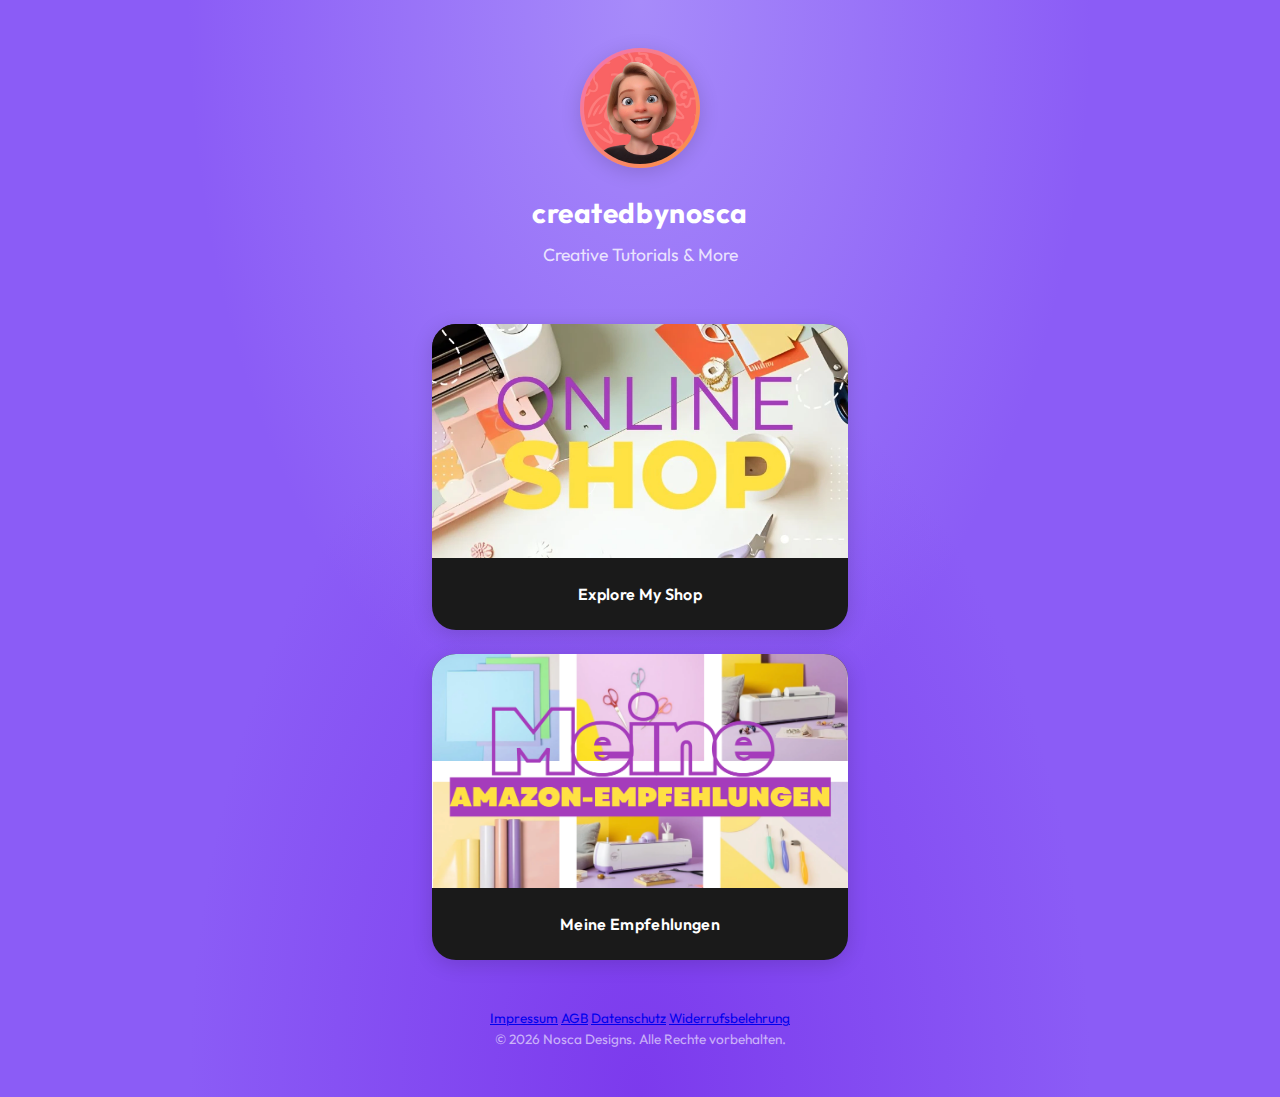
<file: index.html>
<!DOCTYPE html>
<html lang="de">
<head>
    <meta charset="UTF-8">
    <meta name="viewport" content="width=device-width, initial-scale=1.0">
    <title>createdbynosca - Creative Tutorials & More</title>
    <link rel="stylesheet" href="styles.css">
    <link rel="preconnect" href="https://fonts.googleapis.com">
    <link rel="preconnect" href="https://fonts.gstatic.com" crossorigin>
    <link href="https://fonts.googleapis.com/css2?family=Outfit:wght@400;500;600;700&display=swap" rel="stylesheet">
    <script defer src="https://cloud.umami.is/script.js" data-website-id="c293ba58-ab61-42e3-a3a7-1f91cc1b34ee"></script>
</head>
<body>
    <div class="container">
        <header class="profile">
            <div class="avatar-wrapper">
                <img src="images/avatar.jpeg" alt="createdbynosca" class="avatar">
            </div>
            <h1 class="username">createdbynosca</h1>
            <p class="tagline">Creative Tutorials & More</p>
            <p class="affiliate-note"></p>
        </header>

        <main class="links-main">
            <a href="https://shopcreatedbynosca.tentary.com/" target="_blank" rel="noopener" class="link-card link-card-featured" data-umami-event="Click Shop">
                <div class="link-card-image">
                    <img src="images/shop-preview.webp" alt="Online Shop">
                  
                </div>
                <div class="link-card-label">Explore My Shop</div>
            </a>

            <a href="affiliate-links.html" class="link-card link-card-featured" data-umami-event="Click Affiliate Link Page">
                <div class="link-card-image">
                    <img src="images/tools-preview.png" alt="Meine Tools & Materialien">
                 
                </div>
                <div class="link-card-label">Meine Empfehlungen</div>
            </a>
        </main>

        <footer class="footer">
            <div class="footer-legal">
                <a href="impressum.html">Impressum</a>
                <a href="agb.html">AGB</a>
                <a href="datenschutz.html">Datenschutz</a>
                <a href="widerruf.html">Widerrufsbelehrung</a>
            </div>
            <p class="footer-copyright">© 2026 Nosca Designs. Alle Rechte vorbehalten.</p>
        </footer>
    </div>
</body>
</html>
</file>
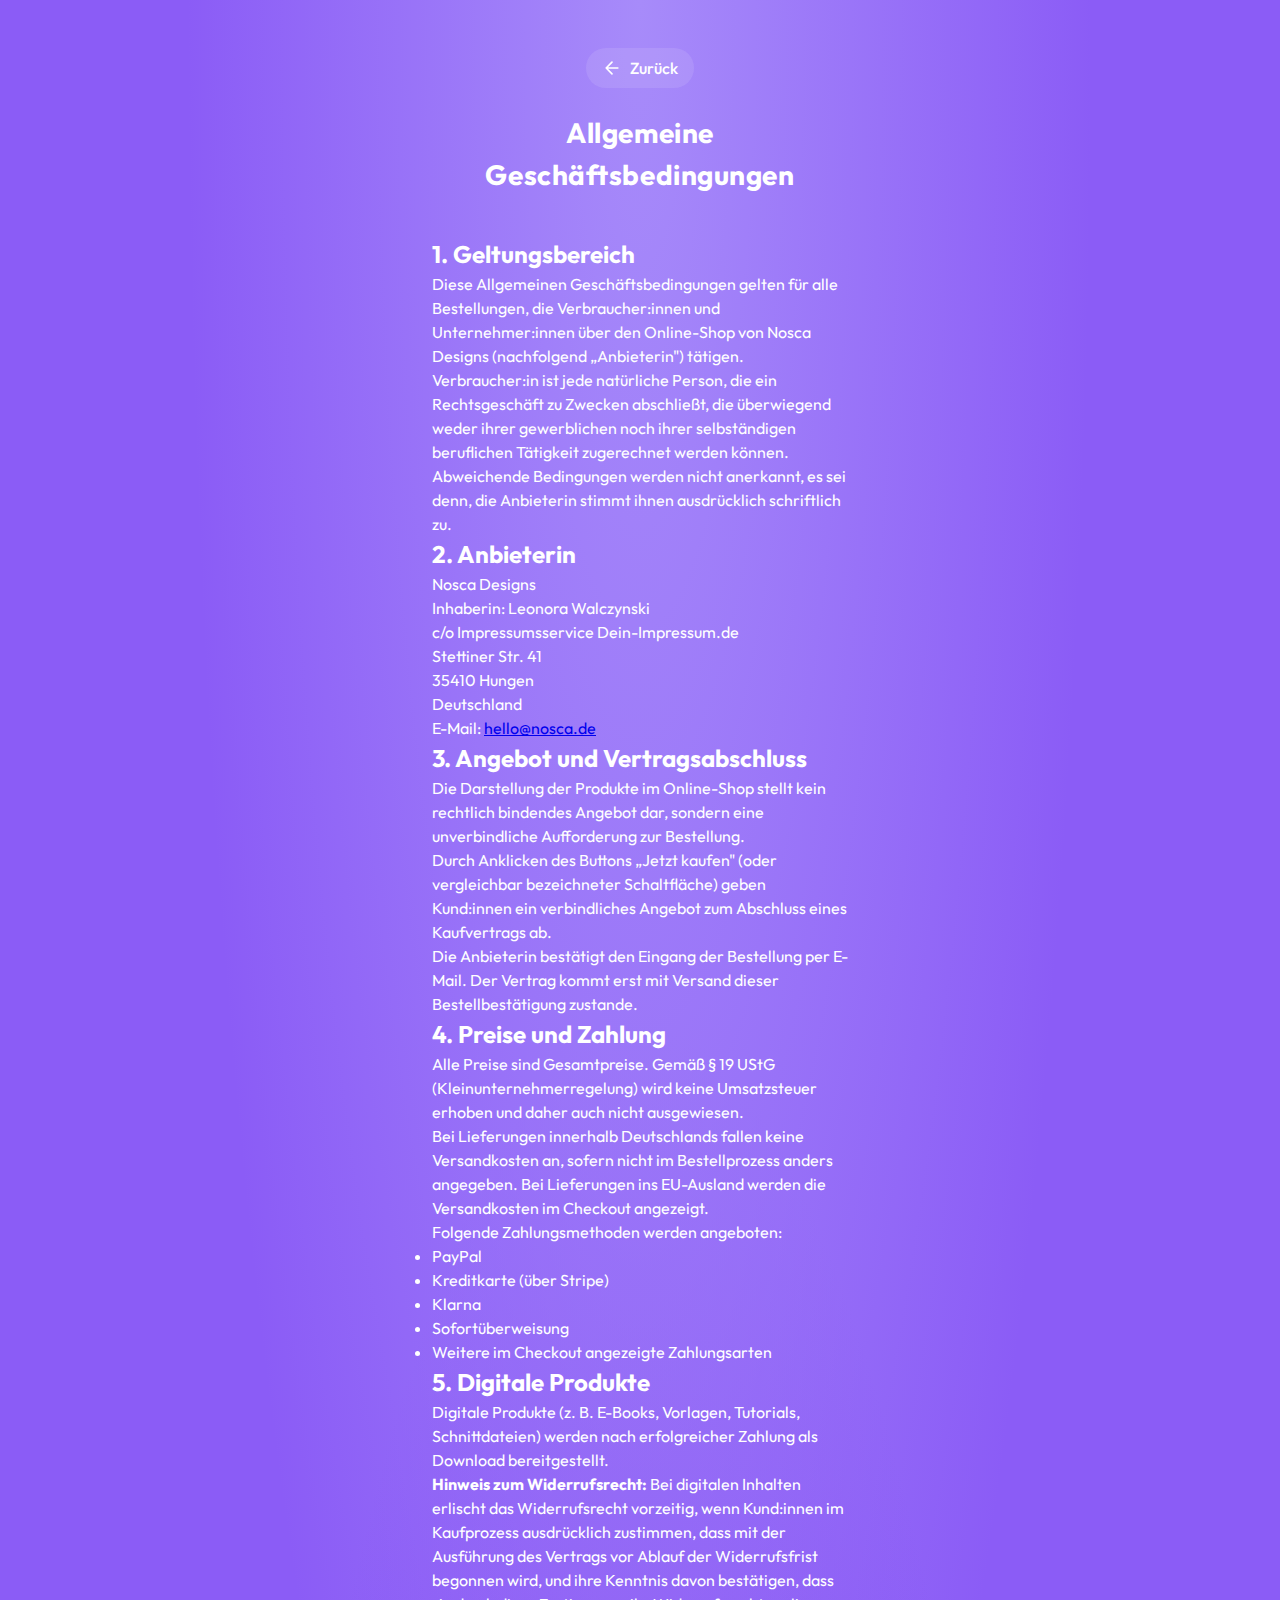
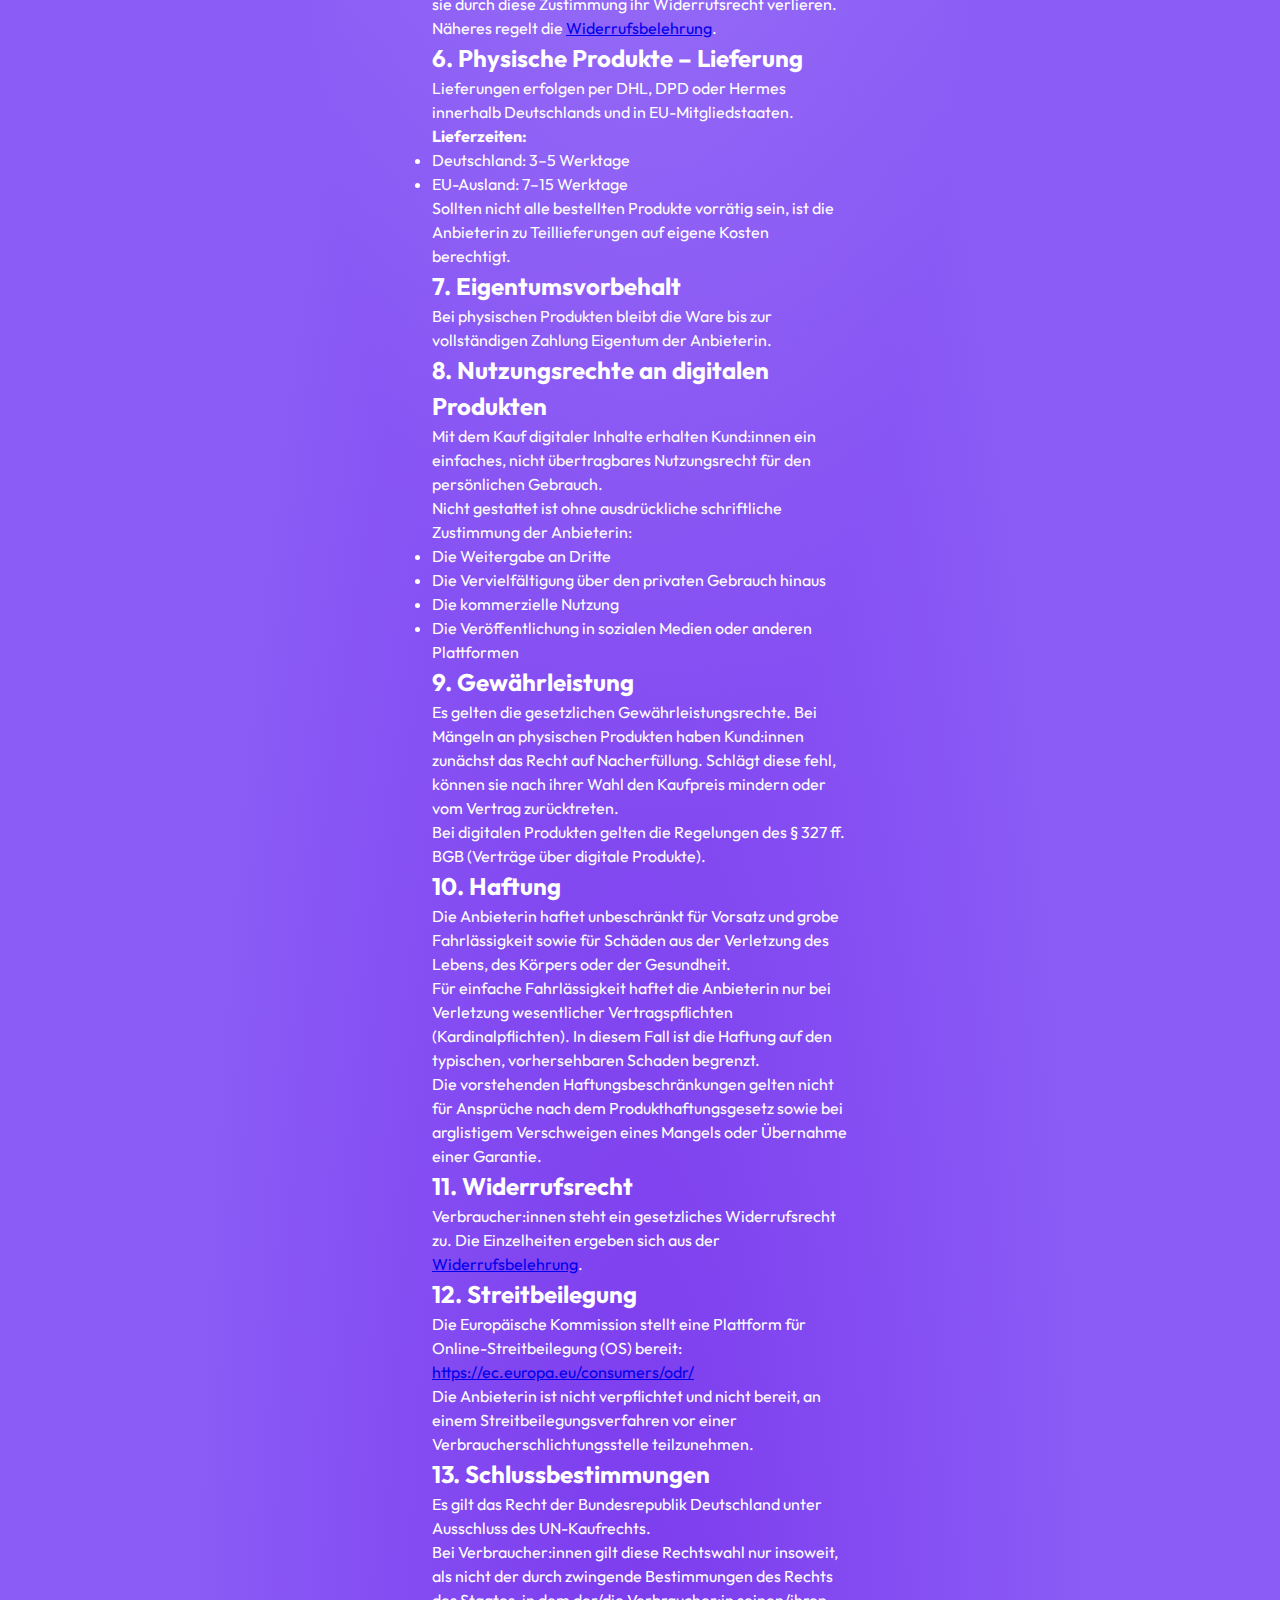
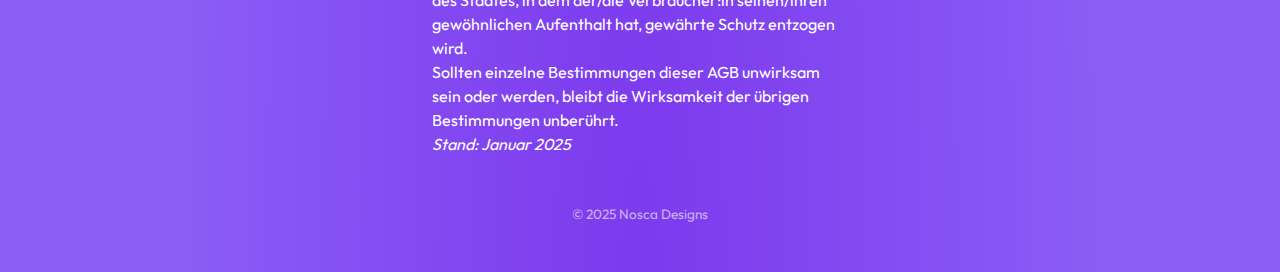
<file: agb.html>
<!DOCTYPE html>
<html lang="de">
<head>
    <meta charset="UTF-8">
    <meta name="viewport" content="width=device-width, initial-scale=1.0">
    <title>AGB - Nosca Designs</title>
    <link rel="stylesheet" href="styles.css">
    <link rel="preconnect" href="https://fonts.googleapis.com">
    <link rel="preconnect" href="https://fonts.gstatic.com" crossorigin>
    <link href="https://fonts.googleapis.com/css2?family=Outfit:wght@400;500;600;700&display=swap" rel="stylesheet">
</head>
<body>
    <div class="container">
        <header class="profile profile-compact">
            <a href="index.html" class="back-link">
                <svg xmlns="http://www.w3.org/2000/svg" width="20" height="20" viewBox="0 0 24 24" fill="none" stroke="currentColor" stroke-width="2" stroke-linecap="round" stroke-linejoin="round">
                    <path d="M19 12H5M12 19l-7-7 7-7"/>
                </svg>
                Zurück
            </a>
            <h1 class="username">Allgemeine Geschäftsbedingungen</h1>
        </header>

        <main class="legal-content">
            
            <section class="legal-section">
                <h2>1. Geltungsbereich</h2>
                <p>
                    Diese Allgemeinen Geschäftsbedingungen gelten für alle Bestellungen, die Verbraucher:innen und Unternehmer:innen über den Online-Shop von Nosca Designs (nachfolgend „Anbieterin") tätigen.
                </p>
                <p>
                    Verbraucher:in ist jede natürliche Person, die ein Rechtsgeschäft zu Zwecken abschließt, die überwiegend weder ihrer gewerblichen noch ihrer selbständigen beruflichen Tätigkeit zugerechnet werden können.
                </p>
                <p>
                    Abweichende Bedingungen werden nicht anerkannt, es sei denn, die Anbieterin stimmt ihnen ausdrücklich schriftlich zu.
                </p>
            </section>

            <section class="legal-section">
                <h2>2. Anbieterin</h2>
                <p>
                    Nosca Designs<br>
                    Inhaberin: Leonora Walczynski<br>
                    c/o Impressumsservice Dein-Impressum.de<br>
                    Stettiner Str. 41<br>
                    35410 Hungen<br>
                    Deutschland<br>
                    E-Mail: <a href="mailto:hello@nosca.de">hello@nosca.de</a>
                </p>
            </section>

            <section class="legal-section">
                <h2>3. Angebot und Vertragsabschluss</h2>
                <p>
                    Die Darstellung der Produkte im Online-Shop stellt kein rechtlich bindendes Angebot dar, sondern eine unverbindliche Aufforderung zur Bestellung.
                </p>
                <p>
                    Durch Anklicken des Buttons „Jetzt kaufen" (oder vergleichbar bezeichneter Schaltfläche) geben Kund:innen ein verbindliches Angebot zum Abschluss eines Kaufvertrags ab.
                </p>
                <p>
                    Die Anbieterin bestätigt den Eingang der Bestellung per E-Mail. Der Vertrag kommt erst mit Versand dieser Bestellbestätigung zustande.
                </p>
            </section>

            <section class="legal-section">
                <h2>4. Preise und Zahlung</h2>
                <p>
                    Alle Preise sind Gesamtpreise. Gemäß § 19 UStG (Kleinunternehmerregelung) wird keine Umsatzsteuer erhoben und daher auch nicht ausgewiesen.
                </p>
                <p>
                    Bei Lieferungen innerhalb Deutschlands fallen keine Versandkosten an, sofern nicht im Bestellprozess anders angegeben. Bei Lieferungen ins EU-Ausland werden die Versandkosten im Checkout angezeigt.
                </p>
                <p>
                    Folgende Zahlungsmethoden werden angeboten:
                </p>
                <ul>
                    <li>PayPal</li>
                    <li>Kreditkarte (über Stripe)</li>
                    <li>Klarna</li>
                    <li>Sofortüberweisung</li>
                    <li>Weitere im Checkout angezeigte Zahlungsarten</li>
                </ul>
            </section>

            <section class="legal-section">
                <h2>5. Digitale Produkte</h2>
                <p>
                    Digitale Produkte (z. B. E-Books, Vorlagen, Tutorials, Schnittdateien) werden nach erfolgreicher Zahlung als Download bereitgestellt.
                </p>
                <p>
                    <strong>Hinweis zum Widerrufsrecht:</strong> Bei digitalen Inhalten erlischt das Widerrufsrecht vorzeitig, wenn Kund:innen im Kaufprozess ausdrücklich zustimmen, dass mit der Ausführung des Vertrags vor Ablauf der Widerrufsfrist begonnen wird, und ihre Kenntnis davon bestätigen, dass sie durch diese Zustimmung ihr Widerrufsrecht verlieren.
                </p>
                <p>
                    Näheres regelt die <a href="widerruf.html">Widerrufsbelehrung</a>.
                </p>
            </section>

            <section class="legal-section">
                <h2>6. Physische Produkte – Lieferung</h2>
                <p>
                    Lieferungen erfolgen per DHL, DPD oder Hermes innerhalb Deutschlands und in EU-Mitgliedstaaten.
                </p>
                <p>
                    <strong>Lieferzeiten:</strong>
                </p>
                <ul>
                    <li>Deutschland: 3–5 Werktage</li>
                    <li>EU-Ausland: 7–15 Werktage</li>
                </ul>
                <p>
                    Sollten nicht alle bestellten Produkte vorrätig sein, ist die Anbieterin zu Teillieferungen auf eigene Kosten berechtigt.
                </p>
            </section>

            <section class="legal-section">
                <h2>7. Eigentumsvorbehalt</h2>
                <p>
                    Bei physischen Produkten bleibt die Ware bis zur vollständigen Zahlung Eigentum der Anbieterin.
                </p>
            </section>

            <section class="legal-section">
                <h2>8. Nutzungsrechte an digitalen Produkten</h2>
                <p>
                    Mit dem Kauf digitaler Inhalte erhalten Kund:innen ein einfaches, nicht übertragbares Nutzungsrecht für den persönlichen Gebrauch.
                </p>
                <p>
                    Nicht gestattet ist ohne ausdrückliche schriftliche Zustimmung der Anbieterin:
                </p>
                <ul>
                    <li>Die Weitergabe an Dritte</li>
                    <li>Die Vervielfältigung über den privaten Gebrauch hinaus</li>
                    <li>Die kommerzielle Nutzung</li>
                    <li>Die Veröffentlichung in sozialen Medien oder anderen Plattformen</li>
                </ul>
            </section>

            <section class="legal-section">
                <h2>9. Gewährleistung</h2>
                <p>
                    Es gelten die gesetzlichen Gewährleistungsrechte. Bei Mängeln an physischen Produkten haben Kund:innen zunächst das Recht auf Nacherfüllung. Schlägt diese fehl, können sie nach ihrer Wahl den Kaufpreis mindern oder vom Vertrag zurücktreten.
                </p>
                <p>
                    Bei digitalen Produkten gelten die Regelungen des § 327 ff. BGB (Verträge über digitale Produkte).
                </p>
            </section>

            <section class="legal-section">
                <h2>10. Haftung</h2>
                <p>
                    Die Anbieterin haftet unbeschränkt für Vorsatz und grobe Fahrlässigkeit sowie für Schäden aus der Verletzung des Lebens, des Körpers oder der Gesundheit.
                </p>
                <p>
                    Für einfache Fahrlässigkeit haftet die Anbieterin nur bei Verletzung wesentlicher Vertragspflichten (Kardinalpflichten). In diesem Fall ist die Haftung auf den typischen, vorhersehbaren Schaden begrenzt.
                </p>
                <p>
                    Die vorstehenden Haftungsbeschränkungen gelten nicht für Ansprüche nach dem Produkthaftungsgesetz sowie bei arglistigem Verschweigen eines Mangels oder Übernahme einer Garantie.
                </p>
            </section>

            <section class="legal-section">
                <h2>11. Widerrufsrecht</h2>
                <p>
                    Verbraucher:innen steht ein gesetzliches Widerrufsrecht zu. Die Einzelheiten ergeben sich aus der <a href="widerruf.html">Widerrufsbelehrung</a>.
                </p>
            </section>

            <section class="legal-section">
                <h2>12. Streitbeilegung</h2>
                <p>
                    Die Europäische Kommission stellt eine Plattform für Online-Streitbeilegung (OS) bereit: 
                    <a href="https://ec.europa.eu/consumers/odr/" target="_blank" rel="noopener">https://ec.europa.eu/consumers/odr/</a>
                </p>
                <p>
                    Die Anbieterin ist nicht verpflichtet und nicht bereit, an einem Streitbeilegungsverfahren vor einer Verbraucherschlichtungsstelle teilzunehmen.
                </p>
            </section>

            <section class="legal-section">
                <h2>13. Schlussbestimmungen</h2>
                <p>
                    Es gilt das Recht der Bundesrepublik Deutschland unter Ausschluss des UN-Kaufrechts.
                </p>
                <p>
                    Bei Verbraucher:innen gilt diese Rechtswahl nur insoweit, als nicht der durch zwingende Bestimmungen des Rechts des Staates, in dem der/die Verbraucher:in seinen/ihren gewöhnlichen Aufenthalt hat, gewährte Schutz entzogen wird.
                </p>
                <p>
                    Sollten einzelne Bestimmungen dieser AGB unwirksam sein oder werden, bleibt die Wirksamkeit der übrigen Bestimmungen unberührt.
                </p>
            </section>

            <section class="legal-section">
                <p><em>Stand: Januar 2025</em></p>
            </section>

        </main>

        <footer class="footer">
            <p>© 2025 Nosca Designs</p>
        </footer>
    </div>
</body>
</html>
</file>
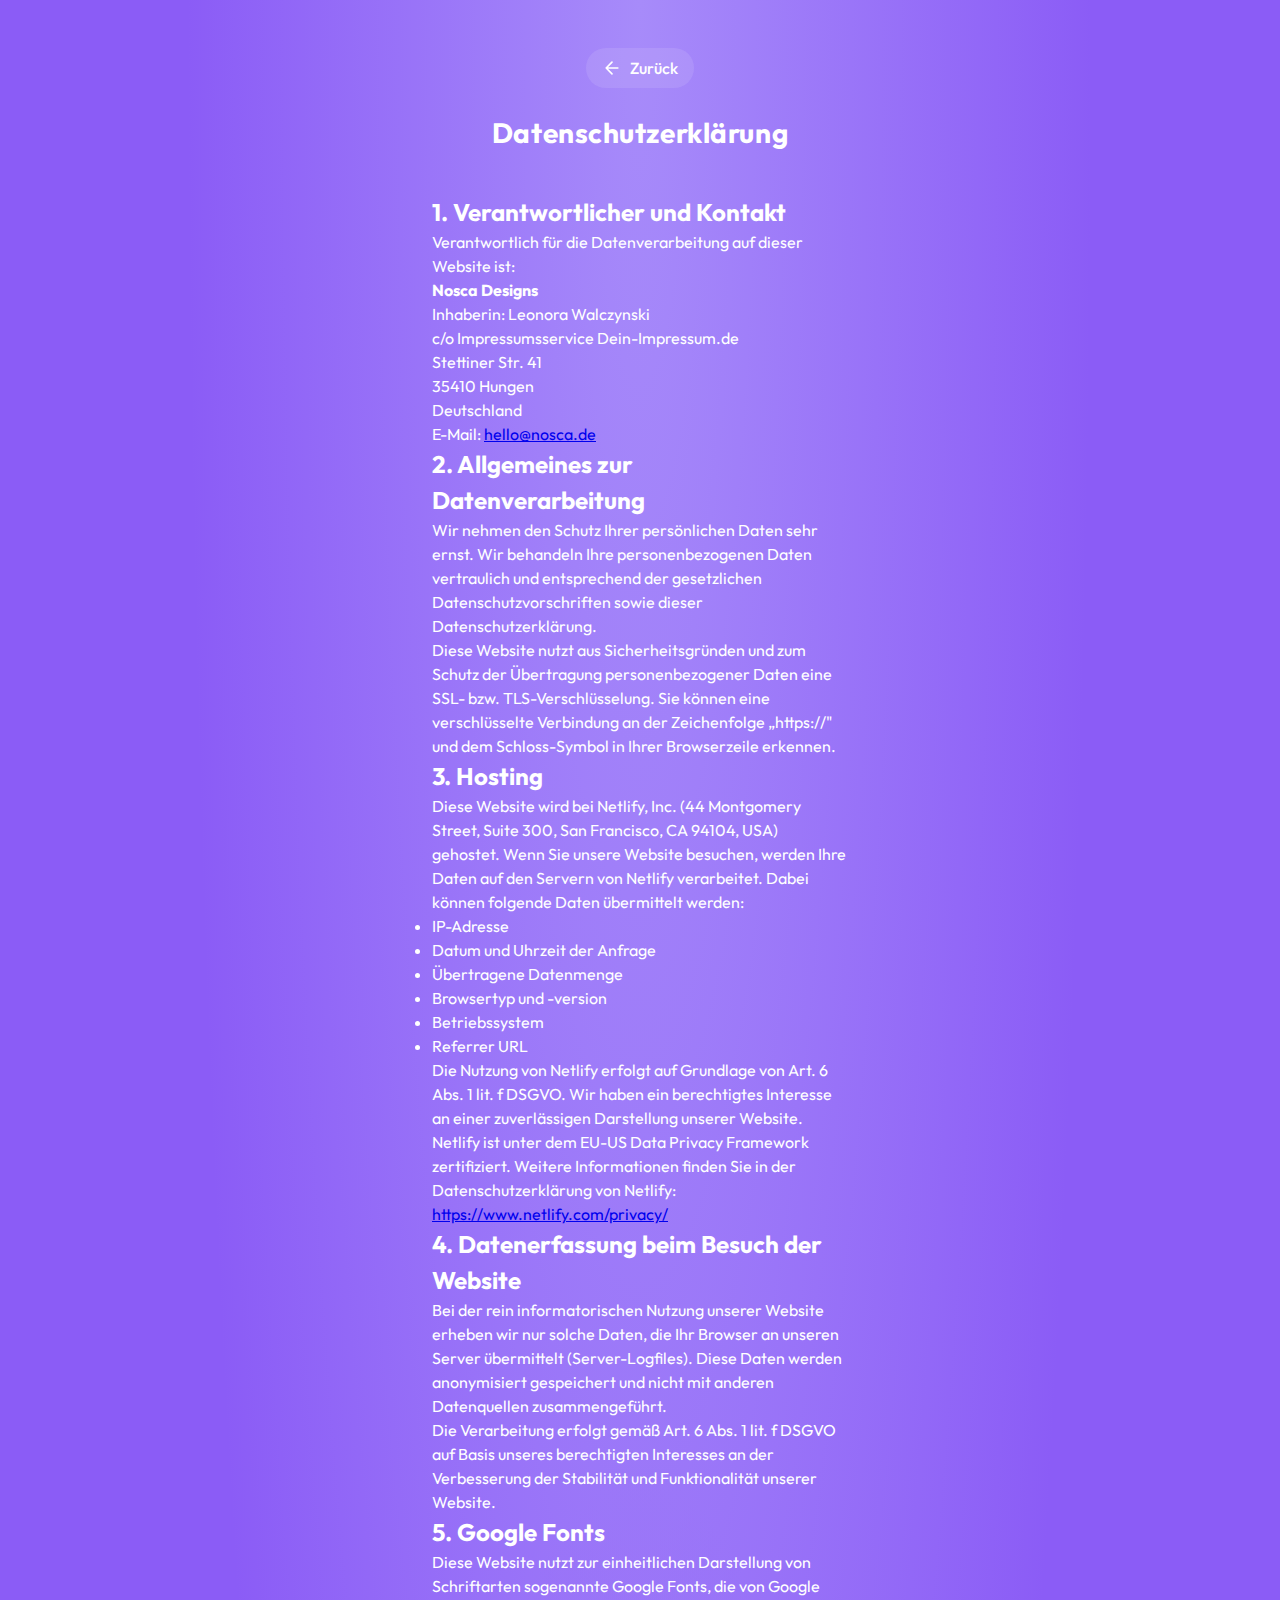
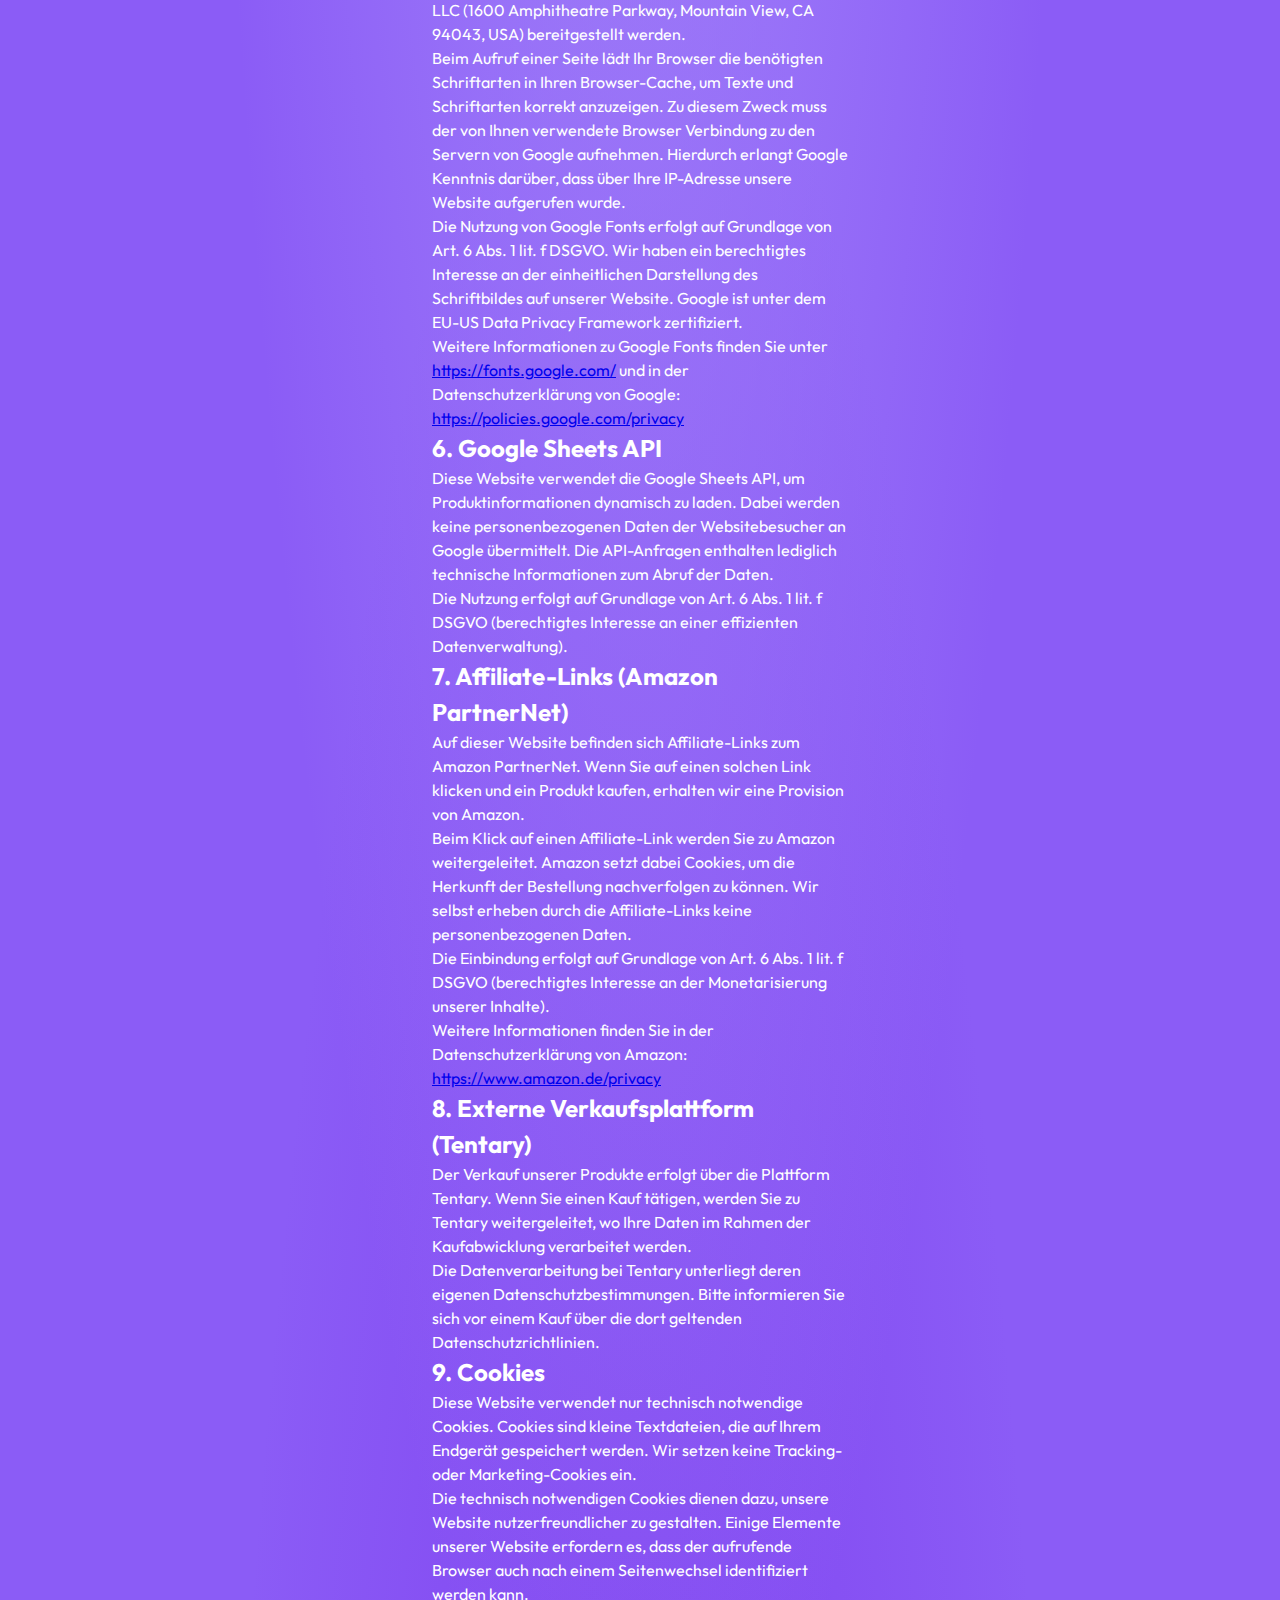
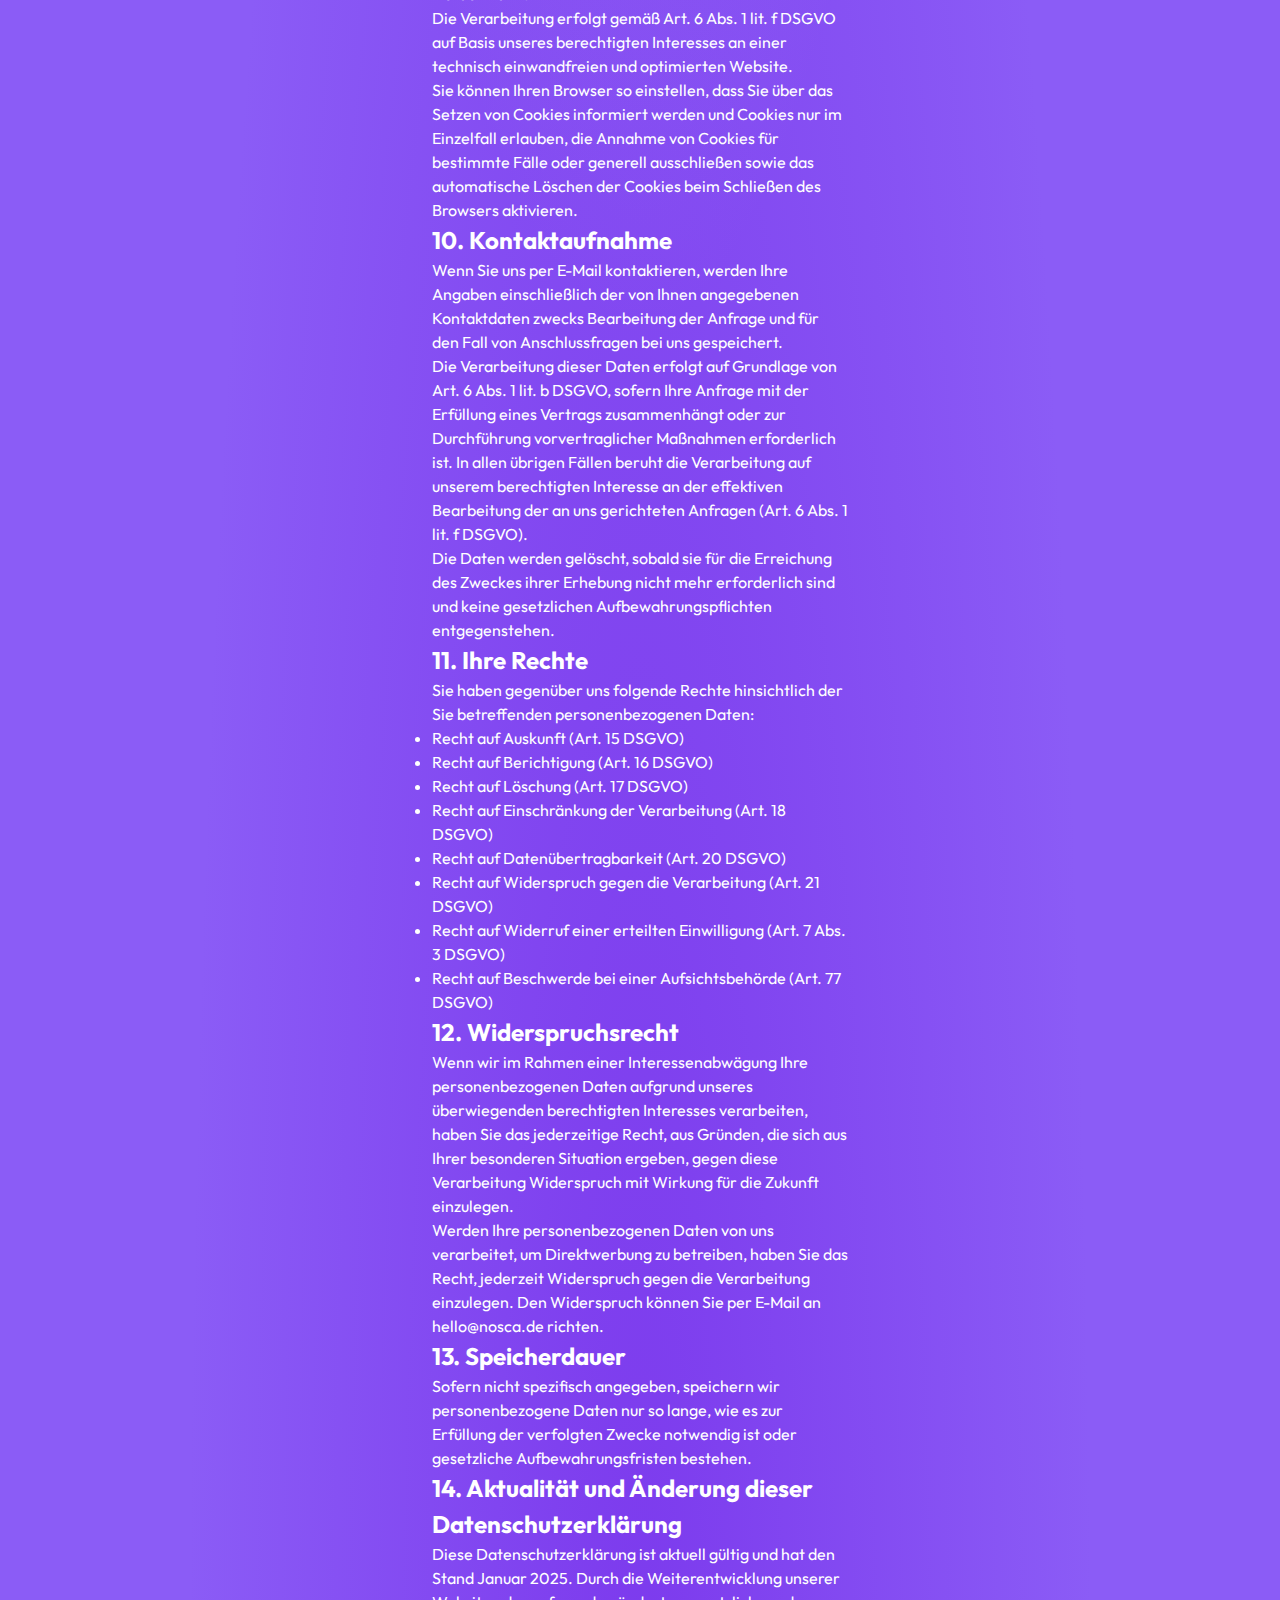
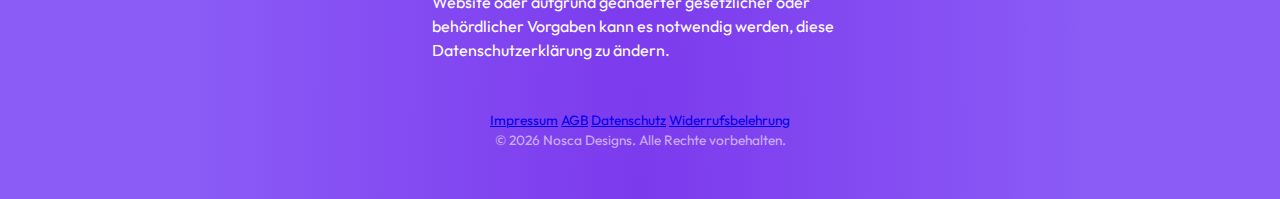
<file: datenschutz.html>
<!DOCTYPE html>
<html lang="de">
<head>
    <meta charset="UTF-8">
    <meta name="viewport" content="width=device-width, initial-scale=1.0">
    <title>Datenschutzerklärung - Nosca Designs</title>
    <link rel="stylesheet" href="styles.css">
    <link rel="preconnect" href="https://fonts.googleapis.com">
    <link rel="preconnect" href="https://fonts.gstatic.com" crossorigin>
    <link href="https://fonts.googleapis.com/css2?family=Outfit:wght@400;500;600;700&display=swap" rel="stylesheet">
</head>
<body>
    <div class="container">
        <header class="profile profile-compact">
            <a href="index.html" class="back-link">
                <svg xmlns="http://www.w3.org/2000/svg" width="20" height="20" viewBox="0 0 24 24" fill="none" stroke="currentColor" stroke-width="2" stroke-linecap="round" stroke-linejoin="round">
                    <path d="M19 12H5M12 19l-7-7 7-7"/>
                </svg>
                Zurück
            </a>
            <h1 class="username">Datenschutzerklärung</h1>
        </header>

        <main class="legal-content">
            
            <section class="legal-section">
                <h2>1. Verantwortlicher und Kontakt</h2>
                <p>
                    Verantwortlich für die Datenverarbeitung auf dieser Website ist:
                </p>
                <p>
                    <strong>Nosca Designs</strong><br>
                    Inhaberin: Leonora Walczynski<br>
                    c/o Impressumsservice Dein-Impressum.de<br>
                    Stettiner Str. 41<br>
                    35410 Hungen<br>
                    Deutschland<br>
                    E-Mail: <a href="mailto:hello@nosca.de">hello@nosca.de</a>
                </p>
            </section>

            <section class="legal-section">
                <h2>2. Allgemeines zur Datenverarbeitung</h2>
                <p>
                    Wir nehmen den Schutz Ihrer persönlichen Daten sehr ernst. Wir behandeln Ihre personenbezogenen Daten vertraulich und entsprechend der gesetzlichen Datenschutzvorschriften sowie dieser Datenschutzerklärung.
                </p>
                <p>
                    Diese Website nutzt aus Sicherheitsgründen und zum Schutz der Übertragung personenbezogener Daten eine SSL- bzw. TLS-Verschlüsselung. Sie können eine verschlüsselte Verbindung an der Zeichenfolge „https://" und dem Schloss-Symbol in Ihrer Browserzeile erkennen.
                </p>
            </section>

            <section class="legal-section">
                <h2>3. Hosting</h2>
                <p>
                    Diese Website wird bei Netlify, Inc. (44 Montgomery Street, Suite 300, San Francisco, CA 94104, USA) gehostet. Wenn Sie unsere Website besuchen, werden Ihre Daten auf den Servern von Netlify verarbeitet. Dabei können folgende Daten übermittelt werden:
                </p>
                <ul>
                    <li>IP-Adresse</li>
                    <li>Datum und Uhrzeit der Anfrage</li>
                    <li>Übertragene Datenmenge</li>
                    <li>Browsertyp und -version</li>
                    <li>Betriebssystem</li>
                    <li>Referrer URL</li>
                </ul>
                <p>
                    Die Nutzung von Netlify erfolgt auf Grundlage von Art. 6 Abs. 1 lit. f DSGVO. Wir haben ein berechtigtes Interesse an einer zuverlässigen Darstellung unserer Website.
                </p>
                <p>
                    Netlify ist unter dem EU-US Data Privacy Framework zertifiziert. Weitere Informationen finden Sie in der Datenschutzerklärung von Netlify: <a href="https://www.netlify.com/privacy/" target="_blank" rel="noopener">https://www.netlify.com/privacy/</a>
                </p>
            </section>

            <section class="legal-section">
                <h2>4. Datenerfassung beim Besuch der Website</h2>
                <p>
                    Bei der rein informatorischen Nutzung unserer Website erheben wir nur solche Daten, die Ihr Browser an unseren Server übermittelt (Server-Logfiles). Diese Daten werden anonymisiert gespeichert und nicht mit anderen Datenquellen zusammengeführt.
                </p>
                <p>
                    Die Verarbeitung erfolgt gemäß Art. 6 Abs. 1 lit. f DSGVO auf Basis unseres berechtigten Interesses an der Verbesserung der Stabilität und Funktionalität unserer Website.
                </p>
            </section>

            <section class="legal-section">
                <h2>5. Google Fonts</h2>
                <p>
                    Diese Website nutzt zur einheitlichen Darstellung von Schriftarten sogenannte Google Fonts, die von Google LLC (1600 Amphitheatre Parkway, Mountain View, CA 94043, USA) bereitgestellt werden.
                </p>
                <p>
                    Beim Aufruf einer Seite lädt Ihr Browser die benötigten Schriftarten in Ihren Browser-Cache, um Texte und Schriftarten korrekt anzuzeigen. Zu diesem Zweck muss der von Ihnen verwendete Browser Verbindung zu den Servern von Google aufnehmen. Hierdurch erlangt Google Kenntnis darüber, dass über Ihre IP-Adresse unsere Website aufgerufen wurde.
                </p>
                <p>
                    Die Nutzung von Google Fonts erfolgt auf Grundlage von Art. 6 Abs. 1 lit. f DSGVO. Wir haben ein berechtigtes Interesse an der einheitlichen Darstellung des Schriftbildes auf unserer Website. Google ist unter dem EU-US Data Privacy Framework zertifiziert.
                </p>
                <p>
                    Weitere Informationen zu Google Fonts finden Sie unter <a href="https://fonts.google.com/" target="_blank" rel="noopener">https://fonts.google.com/</a> und in der Datenschutzerklärung von Google: <a href="https://policies.google.com/privacy" target="_blank" rel="noopener">https://policies.google.com/privacy</a>
                </p>
            </section>

            <section class="legal-section">
                <h2>6. Google Sheets API</h2>
                <p>
                    Diese Website verwendet die Google Sheets API, um Produktinformationen dynamisch zu laden. Dabei werden keine personenbezogenen Daten der Websitebesucher an Google übermittelt. Die API-Anfragen enthalten lediglich technische Informationen zum Abruf der Daten.
                </p>
                <p>
                    Die Nutzung erfolgt auf Grundlage von Art. 6 Abs. 1 lit. f DSGVO (berechtigtes Interesse an einer effizienten Datenverwaltung).
                </p>
            </section>

            <section class="legal-section">
                <h2>7. Affiliate-Links (Amazon PartnerNet)</h2>
                <p>
                    Auf dieser Website befinden sich Affiliate-Links zum Amazon PartnerNet. Wenn Sie auf einen solchen Link klicken und ein Produkt kaufen, erhalten wir eine Provision von Amazon.
                </p>
                <p>
                    Beim Klick auf einen Affiliate-Link werden Sie zu Amazon weitergeleitet. Amazon setzt dabei Cookies, um die Herkunft der Bestellung nachverfolgen zu können. Wir selbst erheben durch die Affiliate-Links keine personenbezogenen Daten.
                </p>
                <p>
                    Die Einbindung erfolgt auf Grundlage von Art. 6 Abs. 1 lit. f DSGVO (berechtigtes Interesse an der Monetarisierung unserer Inhalte).
                </p>
                <p>
                    Weitere Informationen finden Sie in der Datenschutzerklärung von Amazon: <a href="https://www.amazon.de/gp/help/customer/display.html?nodeId=201909010" target="_blank" rel="noopener">https://www.amazon.de/privacy</a>
                </p>
            </section>

            <section class="legal-section">
                <h2>8. Externe Verkaufsplattform (Tentary)</h2>
                <p>
                    Der Verkauf unserer Produkte erfolgt über die Plattform Tentary. Wenn Sie einen Kauf tätigen, werden Sie zu Tentary weitergeleitet, wo Ihre Daten im Rahmen der Kaufabwicklung verarbeitet werden.
                </p>
                <p>
                    Die Datenverarbeitung bei Tentary unterliegt deren eigenen Datenschutzbestimmungen. Bitte informieren Sie sich vor einem Kauf über die dort geltenden Datenschutzrichtlinien.
                </p>
            </section>

            <section class="legal-section">
                <h2>9. Cookies</h2>
                <p>
                    Diese Website verwendet nur technisch notwendige Cookies. Cookies sind kleine Textdateien, die auf Ihrem Endgerät gespeichert werden. Wir setzen keine Tracking- oder Marketing-Cookies ein.
                </p>
                <p>
                    Die technisch notwendigen Cookies dienen dazu, unsere Website nutzerfreundlicher zu gestalten. Einige Elemente unserer Website erfordern es, dass der aufrufende Browser auch nach einem Seitenwechsel identifiziert werden kann.
                </p>
                <p>
                    Die Verarbeitung erfolgt gemäß Art. 6 Abs. 1 lit. f DSGVO auf Basis unseres berechtigten Interesses an einer technisch einwandfreien und optimierten Website.
                </p>
                <p>
                    Sie können Ihren Browser so einstellen, dass Sie über das Setzen von Cookies informiert werden und Cookies nur im Einzelfall erlauben, die Annahme von Cookies für bestimmte Fälle oder generell ausschließen sowie das automatische Löschen der Cookies beim Schließen des Browsers aktivieren.
                </p>
            </section>

            <section class="legal-section">
                <h2>10. Kontaktaufnahme</h2>
                <p>
                    Wenn Sie uns per E-Mail kontaktieren, werden Ihre Angaben einschließlich der von Ihnen angegebenen Kontaktdaten zwecks Bearbeitung der Anfrage und für den Fall von Anschlussfragen bei uns gespeichert.
                </p>
                <p>
                    Die Verarbeitung dieser Daten erfolgt auf Grundlage von Art. 6 Abs. 1 lit. b DSGVO, sofern Ihre Anfrage mit der Erfüllung eines Vertrags zusammenhängt oder zur Durchführung vorvertraglicher Maßnahmen erforderlich ist. In allen übrigen Fällen beruht die Verarbeitung auf unserem berechtigten Interesse an der effektiven Bearbeitung der an uns gerichteten Anfragen (Art. 6 Abs. 1 lit. f DSGVO).
                </p>
                <p>
                    Die Daten werden gelöscht, sobald sie für die Erreichung des Zweckes ihrer Erhebung nicht mehr erforderlich sind und keine gesetzlichen Aufbewahrungspflichten entgegenstehen.
                </p>
            </section>

            <section class="legal-section">
                <h2>11. Ihre Rechte</h2>
                <p>
                    Sie haben gegenüber uns folgende Rechte hinsichtlich der Sie betreffenden personenbezogenen Daten:
                </p>
                <ul>
                    <li>Recht auf Auskunft (Art. 15 DSGVO)</li>
                    <li>Recht auf Berichtigung (Art. 16 DSGVO)</li>
                    <li>Recht auf Löschung (Art. 17 DSGVO)</li>
                    <li>Recht auf Einschränkung der Verarbeitung (Art. 18 DSGVO)</li>
                    <li>Recht auf Datenübertragbarkeit (Art. 20 DSGVO)</li>
                    <li>Recht auf Widerspruch gegen die Verarbeitung (Art. 21 DSGVO)</li>
                    <li>Recht auf Widerruf einer erteilten Einwilligung (Art. 7 Abs. 3 DSGVO)</li>
                    <li>Recht auf Beschwerde bei einer Aufsichtsbehörde (Art. 77 DSGVO)</li>
                </ul>
            </section>

            <section class="legal-section">
                <h2>12. Widerspruchsrecht</h2>
                <p class="legal-highlight">
                    Wenn wir im Rahmen einer Interessenabwägung Ihre personenbezogenen Daten aufgrund unseres überwiegenden berechtigten Interesses verarbeiten, haben Sie das jederzeitige Recht, aus Gründen, die sich aus Ihrer besonderen Situation ergeben, gegen diese Verarbeitung Widerspruch mit Wirkung für die Zukunft einzulegen.
                </p>
                <p class="legal-highlight">
                    Werden Ihre personenbezogenen Daten von uns verarbeitet, um Direktwerbung zu betreiben, haben Sie das Recht, jederzeit Widerspruch gegen die Verarbeitung einzulegen. Den Widerspruch können Sie per E-Mail an hello@nosca.de richten.
                </p>
            </section>

            <section class="legal-section">
                <h2>13. Speicherdauer</h2>
                <p>
                    Sofern nicht spezifisch angegeben, speichern wir personenbezogene Daten nur so lange, wie es zur Erfüllung der verfolgten Zwecke notwendig ist oder gesetzliche Aufbewahrungsfristen bestehen.
                </p>
            </section>

            <section class="legal-section">
                <h2>14. Aktualität und Änderung dieser Datenschutzerklärung</h2>
                <p>
                    Diese Datenschutzerklärung ist aktuell gültig und hat den Stand Januar 2025. Durch die Weiterentwicklung unserer Website oder aufgrund geänderter gesetzlicher oder behördlicher Vorgaben kann es notwendig werden, diese Datenschutzerklärung zu ändern.
                </p>
            </section>

        </main>

        <footer class="footer">
            <div class="footer-legal">
                <a href="impressum.html">Impressum</a>
                <a href="agb.html">AGB</a>
                <a href="datenschutz.html">Datenschutz</a>
                <a href="widerruf.html">Widerrufsbelehrung</a>
            </div>
            <p class="footer-copyright">© 2026 Nosca Designs. Alle Rechte vorbehalten.</p>
        </footer>
    </div>
</body>
</html>
</file>
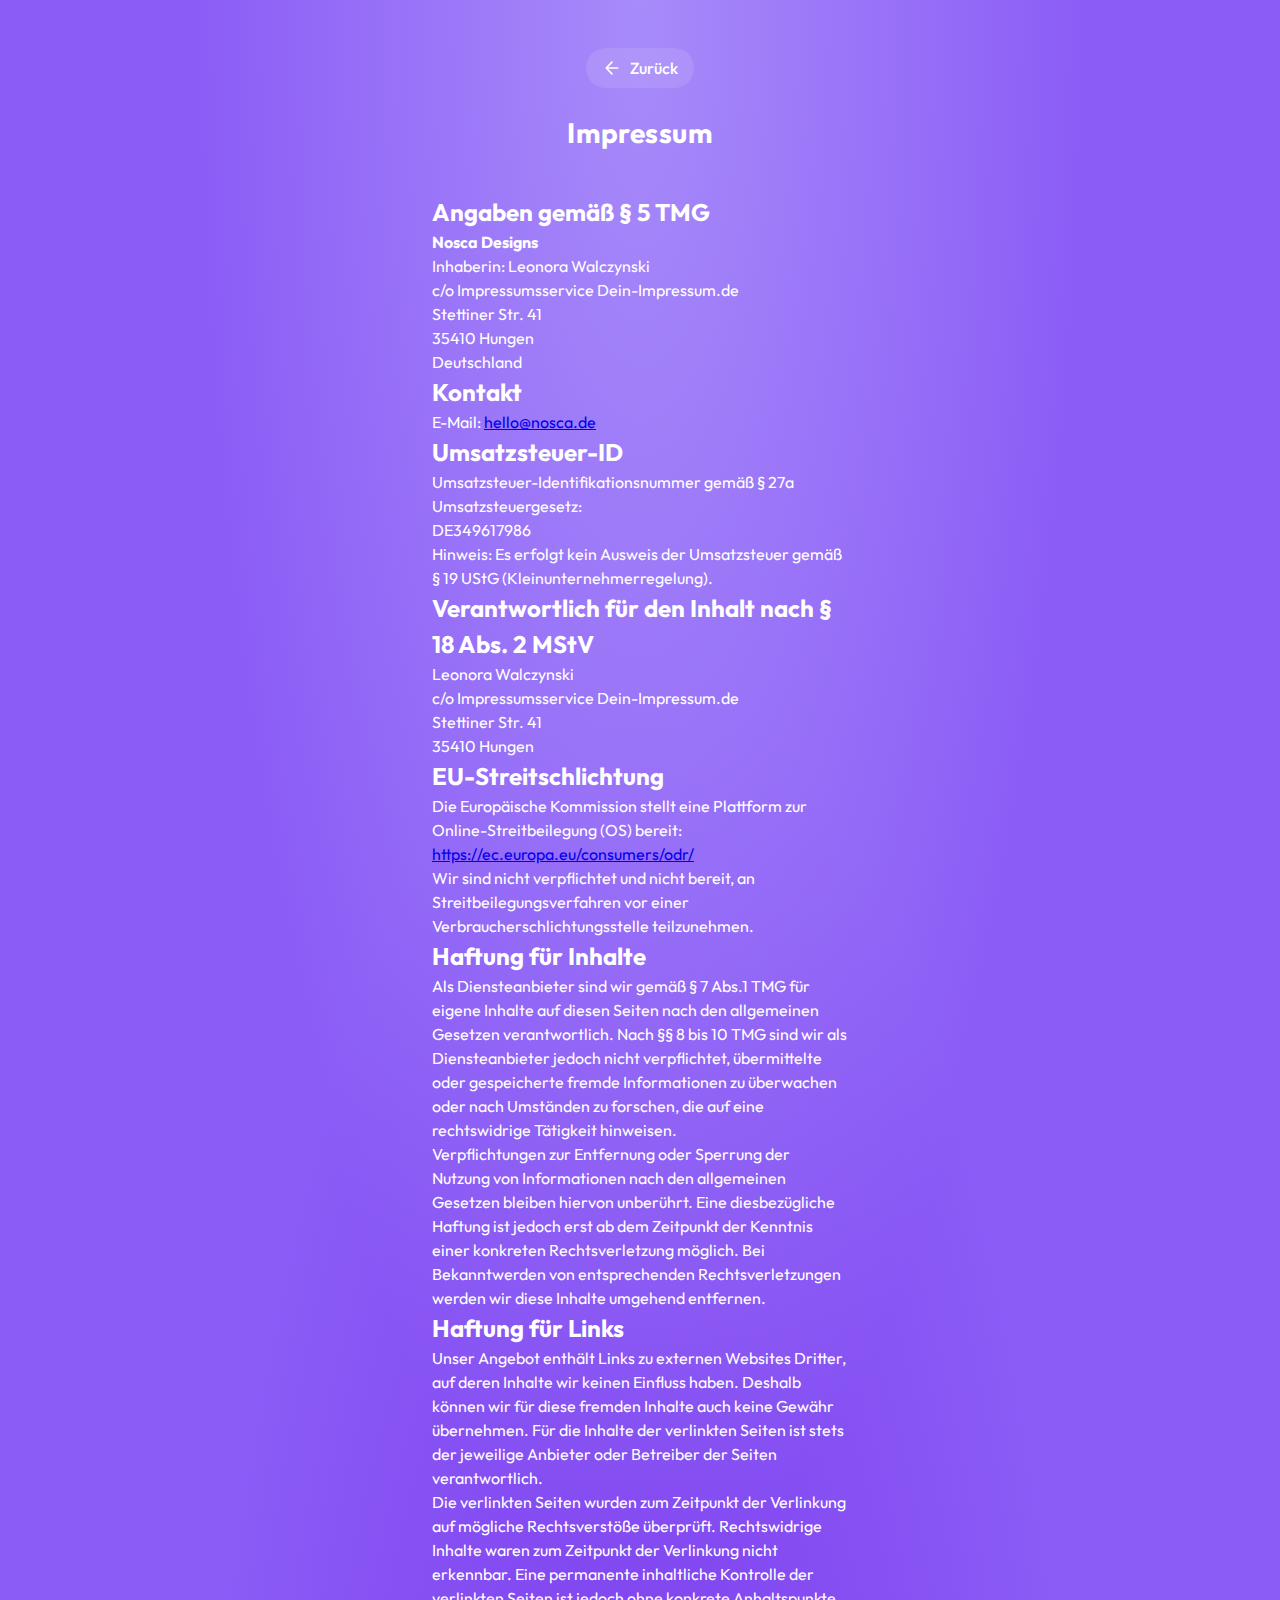
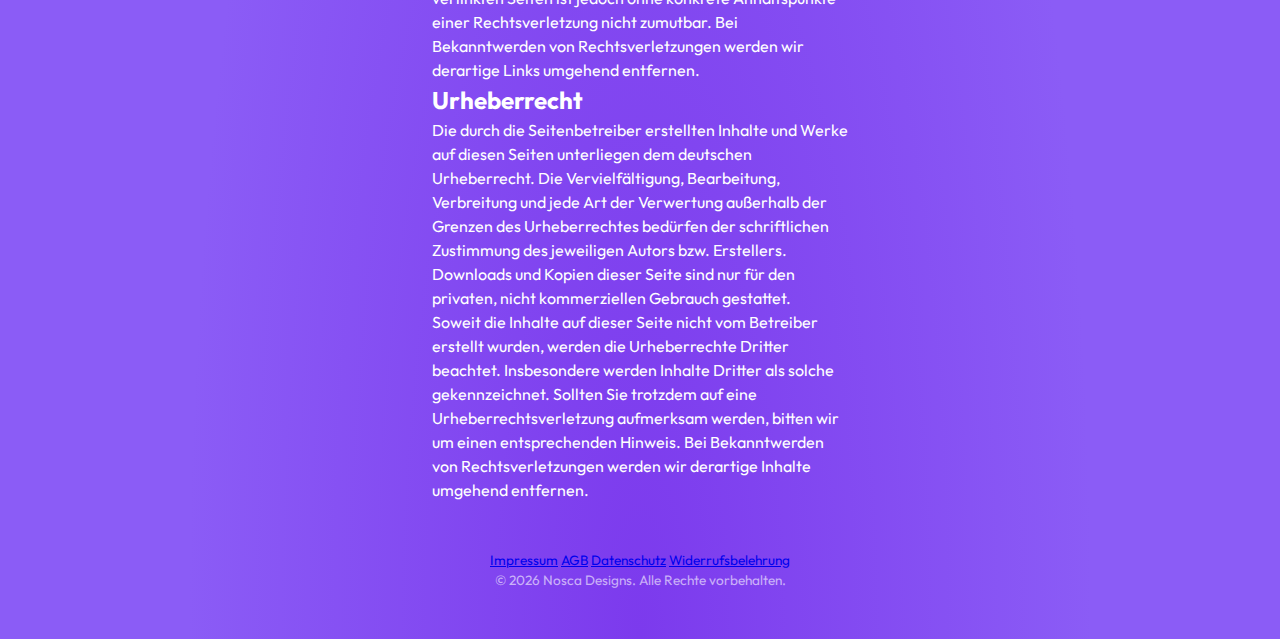
<file: impressum.html>
<!DOCTYPE html>
<html lang="de">
<head>
    <meta charset="UTF-8">
    <meta name="viewport" content="width=device-width, initial-scale=1.0">
    <title>Impressum - Nosca Designs</title>
    <link rel="stylesheet" href="styles.css">
    <link rel="preconnect" href="https://fonts.googleapis.com">
    <link rel="preconnect" href="https://fonts.gstatic.com" crossorigin>
    <link href="https://fonts.googleapis.com/css2?family=Outfit:wght@400;500;600;700&display=swap" rel="stylesheet">
</head>
<body>
    <div class="container">
        <header class="profile profile-compact">
            <a href="index.html" class="back-link">
                <svg xmlns="http://www.w3.org/2000/svg" width="20" height="20" viewBox="0 0 24 24" fill="none" stroke="currentColor" stroke-width="2" stroke-linecap="round" stroke-linejoin="round">
                    <path d="M19 12H5M12 19l-7-7 7-7"/>
                </svg>
                Zurück
            </a>
            <h1 class="username">Impressum</h1>
        </header>

        <main class="legal-content">
            <section class="legal-section">
                <h2>Angaben gemäß § 5 TMG</h2>
                <p>
                    <strong>Nosca Designs</strong><br>
                    Inhaberin: Leonora Walczynski<br>
                    c/o Impressumsservice Dein-Impressum.de<br>
                    Stettiner Str. 41<br>
                    35410 Hungen<br>
                    Deutschland
                </p>
            </section>

            <section class="legal-section">
                <h2>Kontakt</h2>
                <p>
                    E-Mail: <a href="mailto:hello@nosca.de">hello@nosca.de</a>
                </p>
            </section>

            <section class="legal-section">
                <h2>Umsatzsteuer-ID</h2>
                <p>
                    Umsatzsteuer-Identifikationsnummer gemäß § 27a Umsatzsteuergesetz:<br>
                    DE349617986
                </p>
                <p>
                    Hinweis: Es erfolgt kein Ausweis der Umsatzsteuer gemäß § 19 UStG (Kleinunternehmerregelung).
                </p>
            </section>

            <section class="legal-section">
                <h2>Verantwortlich für den Inhalt nach § 18 Abs. 2 MStV</h2>
                <p>
                    Leonora Walczynski<br>
                    c/o Impressumsservice Dein-Impressum.de<br>
                    Stettiner Str. 41<br>
                    35410 Hungen
                </p>
            </section>

            <section class="legal-section">
                <h2>EU-Streitschlichtung</h2>
                <p>
                    Die Europäische Kommission stellt eine Plattform zur Online-Streitbeilegung (OS) bereit: 
                    <a href="https://ec.europa.eu/consumers/odr/" target="_blank" rel="noopener">https://ec.europa.eu/consumers/odr/</a>
                </p>
                <p>
                    Wir sind nicht verpflichtet und nicht bereit, an Streitbeilegungsverfahren vor einer Verbraucherschlichtungsstelle teilzunehmen.
                </p>
            </section>

            <section class="legal-section">
                <h2>Haftung für Inhalte</h2>
                <p>
                    Als Diensteanbieter sind wir gemäß § 7 Abs.1 TMG für eigene Inhalte auf diesen Seiten nach den allgemeinen Gesetzen verantwortlich. Nach §§ 8 bis 10 TMG sind wir als Diensteanbieter jedoch nicht verpflichtet, übermittelte oder gespeicherte fremde Informationen zu überwachen oder nach Umständen zu forschen, die auf eine rechtswidrige Tätigkeit hinweisen.
                </p>
                <p>
                    Verpflichtungen zur Entfernung oder Sperrung der Nutzung von Informationen nach den allgemeinen Gesetzen bleiben hiervon unberührt. Eine diesbezügliche Haftung ist jedoch erst ab dem Zeitpunkt der Kenntnis einer konkreten Rechtsverletzung möglich. Bei Bekanntwerden von entsprechenden Rechtsverletzungen werden wir diese Inhalte umgehend entfernen.
                </p>
            </section>

            <section class="legal-section">
                <h2>Haftung für Links</h2>
                <p>
                    Unser Angebot enthält Links zu externen Websites Dritter, auf deren Inhalte wir keinen Einfluss haben. Deshalb können wir für diese fremden Inhalte auch keine Gewähr übernehmen. Für die Inhalte der verlinkten Seiten ist stets der jeweilige Anbieter oder Betreiber der Seiten verantwortlich.
                </p>
                <p>
                    Die verlinkten Seiten wurden zum Zeitpunkt der Verlinkung auf mögliche Rechtsverstöße überprüft. Rechtswidrige Inhalte waren zum Zeitpunkt der Verlinkung nicht erkennbar. Eine permanente inhaltliche Kontrolle der verlinkten Seiten ist jedoch ohne konkrete Anhaltspunkte einer Rechtsverletzung nicht zumutbar. Bei Bekanntwerden von Rechtsverletzungen werden wir derartige Links umgehend entfernen.
                </p>
            </section>

            <section class="legal-section">
                <h2>Urheberrecht</h2>
                <p>
                    Die durch die Seitenbetreiber erstellten Inhalte und Werke auf diesen Seiten unterliegen dem deutschen Urheberrecht. Die Vervielfältigung, Bearbeitung, Verbreitung und jede Art der Verwertung außerhalb der Grenzen des Urheberrechtes bedürfen der schriftlichen Zustimmung des jeweiligen Autors bzw. Erstellers. Downloads und Kopien dieser Seite sind nur für den privaten, nicht kommerziellen Gebrauch gestattet.
                </p>
                <p>
                    Soweit die Inhalte auf dieser Seite nicht vom Betreiber erstellt wurden, werden die Urheberrechte Dritter beachtet. Insbesondere werden Inhalte Dritter als solche gekennzeichnet. Sollten Sie trotzdem auf eine Urheberrechtsverletzung aufmerksam werden, bitten wir um einen entsprechenden Hinweis. Bei Bekanntwerden von Rechtsverletzungen werden wir derartige Inhalte umgehend entfernen.
                </p>
            </section>
        </main>

        <footer class="footer">
            <div class="footer-legal">
                <a href="impressum.html">Impressum</a>
                <a href="agb.html">AGB</a>
                <a href="datenschutz.html">Datenschutz</a>
                <a href="widerruf.html">Widerrufsbelehrung</a>
            </div>
            <p class="footer-copyright">© 2026 Nosca Designs. Alle Rechte vorbehalten.</p>
        </footer>
    </div>
</body>
</html>
</file>
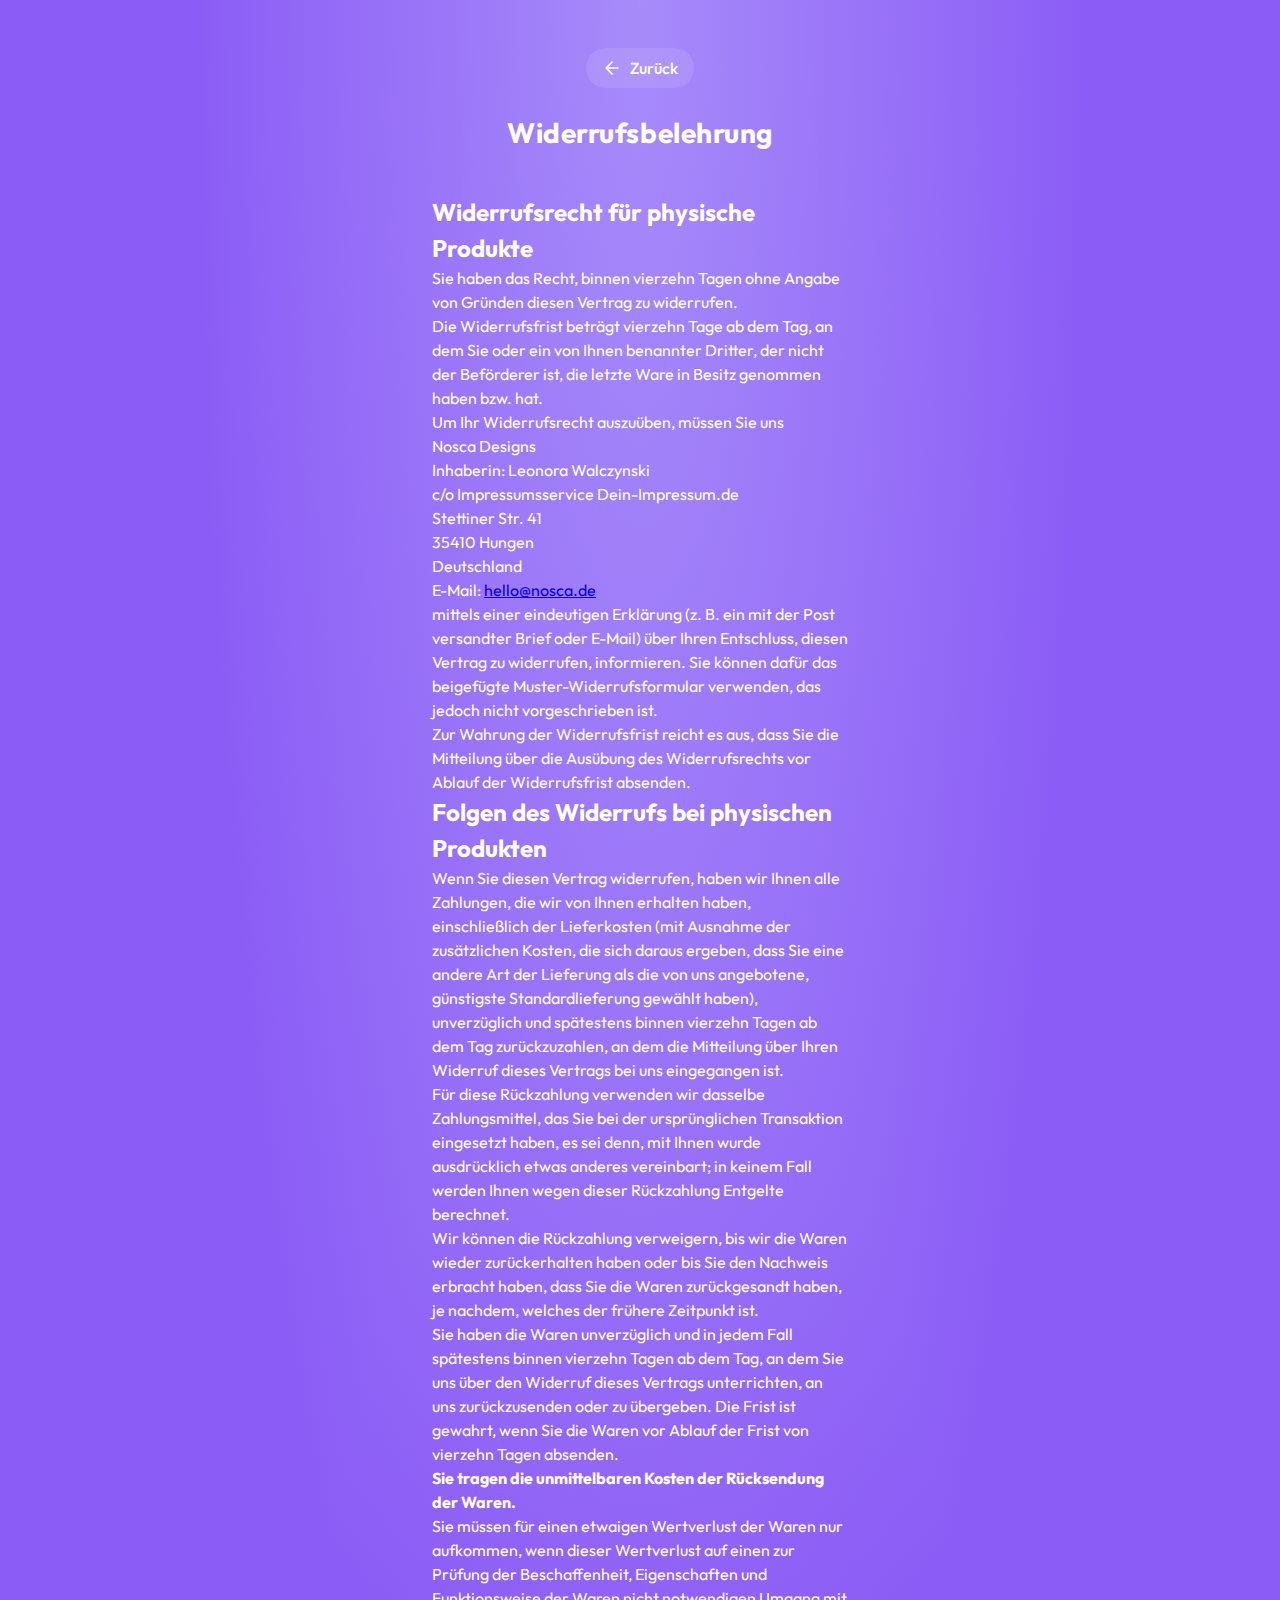
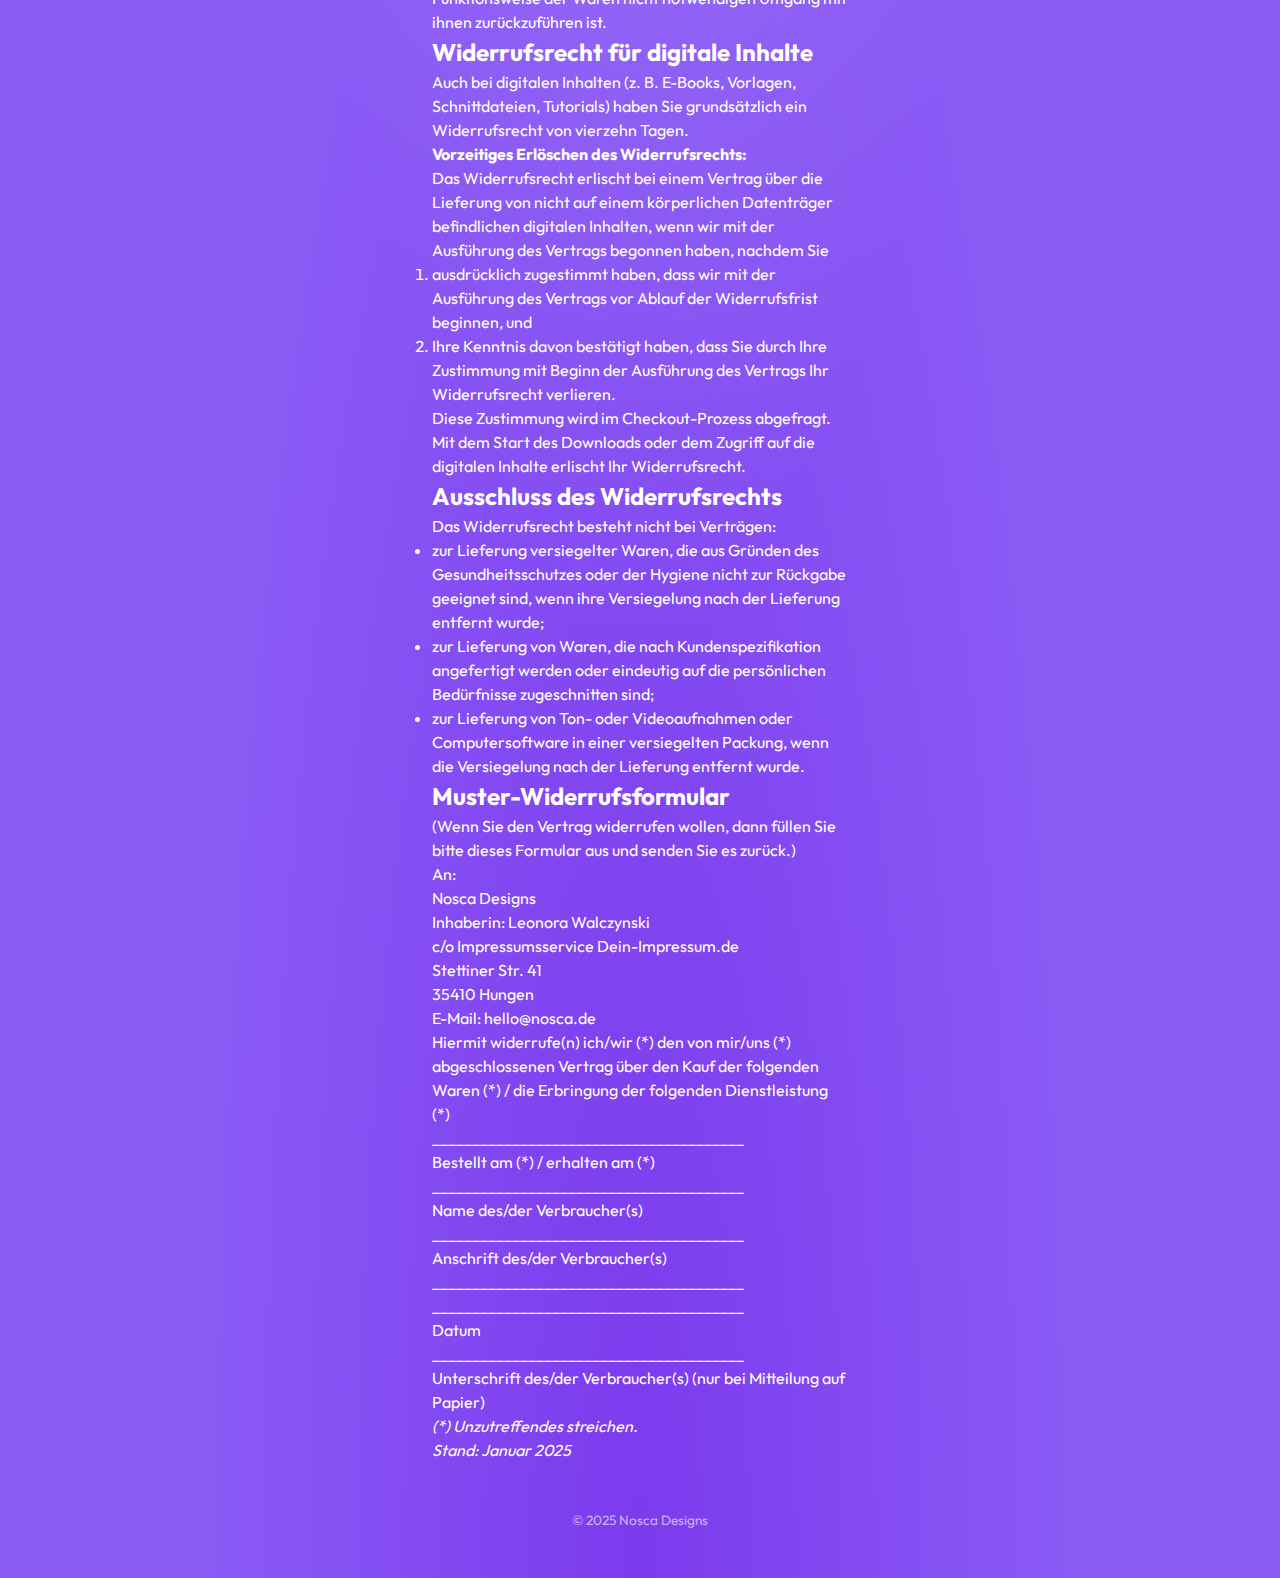
<file: widerruf.html>
<!DOCTYPE html>
<html lang="de">
<head>
    <meta charset="UTF-8">
    <meta name="viewport" content="width=device-width, initial-scale=1.0">
    <title>Widerrufsbelehrung - Nosca Designs</title>
    <link rel="stylesheet" href="styles.css">
    <link rel="preconnect" href="https://fonts.googleapis.com">
    <link rel="preconnect" href="https://fonts.gstatic.com" crossorigin>
    <link href="https://fonts.googleapis.com/css2?family=Outfit:wght@400;500;600;700&display=swap" rel="stylesheet">
</head>
<body>
    <div class="container">
        <header class="profile profile-compact">
            <a href="index.html" class="back-link">
                <svg xmlns="http://www.w3.org/2000/svg" width="20" height="20" viewBox="0 0 24 24" fill="none" stroke="currentColor" stroke-width="2" stroke-linecap="round" stroke-linejoin="round">
                    <path d="M19 12H5M12 19l-7-7 7-7"/>
                </svg>
                Zurück
            </a>
            <h1 class="username">Widerrufsbelehrung</h1>
        </header>

        <main class="legal-content">
            
            <section class="legal-section">
                <h2>Widerrufsrecht für physische Produkte</h2>
                <p>
                    Sie haben das Recht, binnen vierzehn Tagen ohne Angabe von Gründen diesen Vertrag zu widerrufen.
                </p>
                <p>
                    Die Widerrufsfrist beträgt vierzehn Tage ab dem Tag, an dem Sie oder ein von Ihnen benannter Dritter, der nicht der Beförderer ist, die letzte Ware in Besitz genommen haben bzw. hat.
                </p>
                <p>
                    Um Ihr Widerrufsrecht auszuüben, müssen Sie uns
                </p>
                <p class="legal-address">
                    Nosca Designs<br>
                    Inhaberin: Leonora Walczynski<br>
                    c/o Impressumsservice Dein-Impressum.de<br>
                    Stettiner Str. 41<br>
                    35410 Hungen<br>
                    Deutschland<br>
                    E-Mail: <a href="mailto:hello@nosca.de">hello@nosca.de</a>
                </p>
                <p>
                    mittels einer eindeutigen Erklärung (z. B. ein mit der Post versandter Brief oder E-Mail) über Ihren Entschluss, diesen Vertrag zu widerrufen, informieren. Sie können dafür das beigefügte Muster-Widerrufsformular verwenden, das jedoch nicht vorgeschrieben ist.
                </p>
                <p>
                    Zur Wahrung der Widerrufsfrist reicht es aus, dass Sie die Mitteilung über die Ausübung des Widerrufsrechts vor Ablauf der Widerrufsfrist absenden.
                </p>
            </section>

            <section class="legal-section">
                <h2>Folgen des Widerrufs bei physischen Produkten</h2>
                <p>
                    Wenn Sie diesen Vertrag widerrufen, haben wir Ihnen alle Zahlungen, die wir von Ihnen erhalten haben, einschließlich der Lieferkosten (mit Ausnahme der zusätzlichen Kosten, die sich daraus ergeben, dass Sie eine andere Art der Lieferung als die von uns angebotene, günstigste Standardlieferung gewählt haben), unverzüglich und spätestens binnen vierzehn Tagen ab dem Tag zurückzuzahlen, an dem die Mitteilung über Ihren Widerruf dieses Vertrags bei uns eingegangen ist.
                </p>
                <p>
                    Für diese Rückzahlung verwenden wir dasselbe Zahlungsmittel, das Sie bei der ursprünglichen Transaktion eingesetzt haben, es sei denn, mit Ihnen wurde ausdrücklich etwas anderes vereinbart; in keinem Fall werden Ihnen wegen dieser Rückzahlung Entgelte berechnet.
                </p>
                <p>
                    Wir können die Rückzahlung verweigern, bis wir die Waren wieder zurückerhalten haben oder bis Sie den Nachweis erbracht haben, dass Sie die Waren zurückgesandt haben, je nachdem, welches der frühere Zeitpunkt ist.
                </p>
                <p>
                    Sie haben die Waren unverzüglich und in jedem Fall spätestens binnen vierzehn Tagen ab dem Tag, an dem Sie uns über den Widerruf dieses Vertrags unterrichten, an uns zurückzusenden oder zu übergeben. Die Frist ist gewahrt, wenn Sie die Waren vor Ablauf der Frist von vierzehn Tagen absenden.
                </p>
                <p>
                    <strong>Sie tragen die unmittelbaren Kosten der Rücksendung der Waren.</strong>
                </p>
                <p>
                    Sie müssen für einen etwaigen Wertverlust der Waren nur aufkommen, wenn dieser Wertverlust auf einen zur Prüfung der Beschaffenheit, Eigenschaften und Funktionsweise der Waren nicht notwendigen Umgang mit ihnen zurückzuführen ist.
                </p>
            </section>

            <section class="legal-section">
                <h2>Widerrufsrecht für digitale Inhalte</h2>
                <p>
                    Auch bei digitalen Inhalten (z. B. E-Books, Vorlagen, Schnittdateien, Tutorials) haben Sie grundsätzlich ein Widerrufsrecht von vierzehn Tagen.
                </p>
                <p class="legal-highlight">
                    <strong>Vorzeitiges Erlöschen des Widerrufsrechts:</strong><br>
                    Das Widerrufsrecht erlischt bei einem Vertrag über die Lieferung von nicht auf einem körperlichen Datenträger befindlichen digitalen Inhalten, wenn wir mit der Ausführung des Vertrags begonnen haben, nachdem Sie
                </p>
                <ol>
                    <li>ausdrücklich zugestimmt haben, dass wir mit der Ausführung des Vertrags vor Ablauf der Widerrufsfrist beginnen, und</li>
                    <li>Ihre Kenntnis davon bestätigt haben, dass Sie durch Ihre Zustimmung mit Beginn der Ausführung des Vertrags Ihr Widerrufsrecht verlieren.</li>
                </ol>
                <p>
                    Diese Zustimmung wird im Checkout-Prozess abgefragt. Mit dem Start des Downloads oder dem Zugriff auf die digitalen Inhalte erlischt Ihr Widerrufsrecht.
                </p>
            </section>

            <section class="legal-section">
                <h2>Ausschluss des Widerrufsrechts</h2>
                <p>
                    Das Widerrufsrecht besteht nicht bei Verträgen:
                </p>
                <ul>
                    <li>zur Lieferung versiegelter Waren, die aus Gründen des Gesundheitsschutzes oder der Hygiene nicht zur Rückgabe geeignet sind, wenn ihre Versiegelung nach der Lieferung entfernt wurde;</li>
                    <li>zur Lieferung von Waren, die nach Kundenspezifikation angefertigt werden oder eindeutig auf die persönlichen Bedürfnisse zugeschnitten sind;</li>
                    <li>zur Lieferung von Ton- oder Videoaufnahmen oder Computersoftware in einer versiegelten Packung, wenn die Versiegelung nach der Lieferung entfernt wurde.</li>
                </ul>
            </section>

            <section class="legal-section">
                <h2>Muster-Widerrufsformular</h2>
                <p>
                    (Wenn Sie den Vertrag widerrufen wollen, dann füllen Sie bitte dieses Formular aus und senden Sie es zurück.)
                </p>
                <div class="legal-form">
                    <p>An:<br>
                    Nosca Designs<br>
                    Inhaberin: Leonora Walczynski<br>
                    c/o Impressumsservice Dein-Impressum.de<br>
                    Stettiner Str. 41<br>
                    35410 Hungen<br>
                    E-Mail: hello@nosca.de</p>
                    
                    <p>Hiermit widerrufe(n) ich/wir (*) den von mir/uns (*) abgeschlossenen Vertrag über den Kauf der folgenden Waren (*) / die Erbringung der folgenden Dienstleistung (*)</p>
                    
                    <p>_______________________________________</p>
                    
                    <p>Bestellt am (*) / erhalten am (*)</p>
                    
                    <p>_______________________________________</p>
                    
                    <p>Name des/der Verbraucher(s)</p>
                    
                    <p>_______________________________________</p>
                    
                    <p>Anschrift des/der Verbraucher(s)</p>
                    
                    <p>_______________________________________</p>
                    
                    <p>_______________________________________</p>
                    
                    <p>Datum</p>
                    
                    <p>_______________________________________</p>
                    
                    <p>Unterschrift des/der Verbraucher(s) (nur bei Mitteilung auf Papier)</p>
                    
                    <p><em>(*) Unzutreffendes streichen.</em></p>
                </div>
            </section>

            <section class="legal-section">
                <p><em>Stand: Januar 2025</em></p>
            </section>

        </main>

        <footer class="footer">
            <p>© 2025 Nosca Designs</p>
        </footer>
    </div>
</body>
</html>
</file>
<file: styles.css>
/* ================================
   CSS Variables & Reset
   ================================ */
:root {
    --color-bg: #8B5CF6;
    --color-bg-light: #A78BFA;
    --color-bg-dark: #7C3AED;
    --color-card-bg: #1a1a1a;
    --color-card-bg-hover: #2a2a2a;
    --color-text-primary: #ffffff;
    --color-text-secondary: rgba(255, 255, 255, 0.8);
    --color-text-muted: rgba(255, 255, 255, 0.6);
    --color-accent-yellow: #FBBF24;
    --color-accent-pink: #EC4899;
    
    --font-family: 'Outfit', -apple-system, BlinkMacSystemFont, sans-serif;
    
    --spacing-xs: 0.5rem;
    --spacing-sm: 1rem;
    --spacing-md: 1.5rem;
    --spacing-lg: 2rem;
    --spacing-xl: 3rem;
    
    --radius-sm: 8px;
    --radius-md: 16px;
    --radius-lg: 24px;
    --radius-full: 9999px;
    
    --shadow-card: 0 4px 20px rgba(0, 0, 0, 0.15);
    --shadow-card-hover: 0 8px 30px rgba(0, 0, 0, 0.25);
    
    --transition-fast: 0.15s ease;
    --transition-normal: 0.25s ease;
    --transition-slow: 0.4s ease;
}

*, *::before, *::after {
    box-sizing: border-box;
    margin: 0;
    padding: 0;
}

html {
    font-size: 16px;
    -webkit-font-smoothing: antialiased;
    -moz-osx-font-smoothing: grayscale;
}

body {
    font-family: var(--font-family);
    background: var(--color-bg);
    background-image: 
        radial-gradient(ellipse at top, var(--color-bg-light) 0%, transparent 50%),
        radial-gradient(ellipse at bottom, var(--color-bg-dark) 0%, transparent 50%);
    min-height: 100vh;
    color: var(--color-text-primary);
    line-height: 1.5;
}

/* ================================
   Layout
   ================================ */
.container {
    max-width: 480px;
    margin: 0 auto;
    padding: var(--spacing-lg) var(--spacing-md);
    min-height: 100vh;
    display: flex;
    flex-direction: column;
}

/* ================================
   Profile Header
   ================================ */
.profile {
    text-align: center;
    margin-bottom: var(--spacing-xl);
}

.profile-compact {
    margin-bottom: var(--spacing-lg);
}

.back-link {
    display: inline-flex;
    align-items: center;
    gap: var(--spacing-xs);
    color: var(--color-text-primary);
    text-decoration: none;
    font-weight: 500;
    margin-bottom: var(--spacing-md);
    padding: var(--spacing-xs) var(--spacing-sm);
    border-radius: var(--radius-full);
    background: rgba(255, 255, 255, 0.1);
    transition: background var(--transition-fast);
}

.back-link:hover {
    background: rgba(255, 255, 255, 0.2);
}

.avatar-wrapper {
    width: 120px;
    height: 120px;
    margin: 0 auto var(--spacing-md);
    border-radius: 50%;
    overflow: hidden;
    background: linear-gradient(135deg, #F472B6 0%, #FB923C 100%);
    padding: 4px;
    box-shadow: var(--shadow-card);
}

.avatar-wrapper.avatar-small {
    width: 80px;
    height: 80px;
}

.avatar {
    width: 100%;
    height: 100%;
    object-fit: cover;
    border-radius: 50%;
}

.username {
    font-size: 1.75rem;
    font-weight: 700;
    letter-spacing: 0.02em;
    margin-bottom: var(--spacing-xs);
}

.tagline {
    font-size: 1.1rem;
    color: var(--color-text-secondary);
    font-weight: 400;
}

.affiliate-note {
    font-size: 0.85rem;
    color: var(--color-text-muted);
    margin-top: var(--spacing-xs);
}

/* ================================
   Main Links (Index Page)
   ================================ */
.links-main {
    display: flex;
    flex-direction: column;
    gap: var(--spacing-md);
    flex: 1;
}

.link-card {
    display: block;
    text-decoration: none;
    color: var(--color-text-primary);
    border-radius: var(--radius-lg);
    overflow: hidden;
    box-shadow: var(--shadow-card);
    transition: transform var(--transition-normal), box-shadow var(--transition-normal);
}

.link-card:hover {
    transform: translateY(-4px);
    box-shadow: var(--shadow-card-hover);
}

.link-card-featured {
    background: var(--color-card-bg);
}

.link-card-image {
    position: relative;
    aspect-ratio: 16 / 9;
    overflow: hidden;
}

.link-card-image img {
    width: 100%;
    height: 100%;
    object-fit: cover;
    transition: transform var(--transition-slow);
}

.link-card:hover .link-card-image img {
    transform: scale(1.05);
}

.link-card-overlay {
    position: absolute;
    inset: 0;
    display: flex;
    flex-direction: column;
    align-items: center;
    justify-content: center;
    background: rgba(0, 0, 0, 0.3);
    text-align: center;
}

.overlay-text-small {
    font-size: 1.5rem;
    font-weight: 600;
    color: var(--color-bg-light);
    letter-spacing: 0.1em;
}

.overlay-text-large {
    font-size: 2.5rem;
    font-weight: 700;
    color: var(--color-accent-yellow);
    letter-spacing: 0.05em;
    text-shadow: 2px 2px 8px rgba(0, 0, 0, 0.3);
}

.link-card-label {
    padding: var(--spacing-md);
    text-align: center;
    font-weight: 600;
    font-size: 1rem;
    letter-spacing: 0.02em;
}

/* ================================
   Affiliate Links Grid
   ================================ */
.links-affiliate {
    flex: 1;
}

.affiliate-grid {
    display: flex;
    flex-direction: column;
    gap: var(--spacing-sm);
}

.affiliate-item {
    display: flex;
    align-items: center;
    gap: var(--spacing-md);
    background: var(--color-card-bg);
    border-radius: var(--radius-md);
    padding: var(--spacing-sm);
    text-decoration: none;
    color: var(--color-text-primary);
    box-shadow: var(--shadow-card);
    transition: transform var(--transition-fast), box-shadow var(--transition-fast), background var(--transition-fast);
}

.affiliate-item:hover {
    transform: translateX(4px);
    background: var(--color-card-bg-hover);
    box-shadow: var(--shadow-card-hover);
}

.affiliate-item-image {
    width: 70px;
    height: 70px;
    border-radius: var(--radius-sm);
    overflow: hidden;
    flex-shrink: 0;
    background: #2a2a2a;
}

.affiliate-item-image img {
    width: 100%;
    height: 100%;
    object-fit: cover;
}

.affiliate-item-content {
    flex: 1;
    min-width: 0;
}

.affiliate-item-category {
    font-size: 0.75rem;
    color: var(--color-accent-yellow);
    font-weight: 600;
    text-transform: uppercase;
    letter-spacing: 0.05em;
    margin-bottom: 2px;
}

.affiliate-item-title {
    font-size: 0.95rem;
    font-weight: 600;
    line-height: 1.3;
    display: -webkit-box;
    -webkit-line-clamp: 2;
    -webkit-box-orient: vertical;
    overflow: hidden;
}

.affiliate-item-arrow {
    color: var(--color-text-muted);
    flex-shrink: 0;
    transition: transform var(--transition-fast), color var(--transition-fast);
}

.affiliate-item:hover .affiliate-item-arrow {
    transform: translateX(4px);
    color: var(--color-text-primary);
}

/* ================================
   Category Headers
   ================================ */
.category-header {
    margin-top: var(--spacing-lg);
    margin-bottom: var(--spacing-sm);
    padding-bottom: var(--spacing-xs);
    border-bottom: 2px solid rgba(255, 255, 255, 0.2);
}

.category-header:first-child {
    margin-top: 0;
}

.category-header h2 {
    font-size: 1rem;
    font-weight: 600;
    color: var(--color-text-secondary);
    letter-spacing: 0.05em;
}

/* ================================
   Loading & Error States
   ================================ */
.loading {
    display: flex;
    flex-direction: column;
    align-items: center;
    justify-content: center;
    padding: var(--spacing-xl);
    color: var(--color-text-secondary);
}

.loading-spinner {
    width: 40px;
    height: 40px;
    border: 3px solid rgba(255, 255, 255, 0.2);
    border-top-color: var(--color-text-primary);
    border-radius: 50%;
    animation: spin 0.8s linear infinite;
    margin-bottom: var(--spacing-sm);
}

@keyframes spin {
    to { transform: rotate(360deg); }
}

.error-message {
    text-align: center;
    padding: var(--spacing-lg);
    background: rgba(239, 68, 68, 0.2);
    border-radius: var(--radius-md);
    color: #FCA5A5;
}

/* ================================
   Footer
   ================================ */
.footer {
    margin-top: auto;
    padding-top: var(--spacing-xl);
    text-align: center;
    color: var(--color-text-muted);
    font-size: 0.85rem;
}

.affiliate-disclaimer {
    margin-top: var(--spacing-xs);
    font-size: 0.75rem;
}

/* ================================
   Responsive Adjustments
   ================================ */
@media (min-width: 480px) {
    .affiliate-item-image {
        width: 80px;
        height: 80px;
    }
    
    .overlay-text-small {
        font-size: 1.75rem;
    }
    
    .overlay-text-large {
        font-size: 3rem;
    }
}

@media (min-width: 768px) {
    .container {
        padding: var(--spacing-xl) var(--spacing-lg);
    }
}

/* ================================
   Animations
   ================================ */
@keyframes fadeInUp {
    from {
        opacity: 0;
        transform: translateY(20px);
    }
    to {
        opacity: 1;
        transform: translateY(0);
    }
}

.link-card,
.affiliate-item {
    animation: fadeInUp 0.4s ease backwards;
}

.link-card:nth-child(1),
.affiliate-item:nth-child(1) { animation-delay: 0.1s; }
.link-card:nth-child(2),
.affiliate-item:nth-child(2) { animation-delay: 0.15s; }
.affiliate-item:nth-child(3) { animation-delay: 0.2s; }
.affiliate-item:nth-child(4) { animation-delay: 0.25s; }
.affiliate-item:nth-child(5) { animation-delay: 0.3s; }
.affiliate-item:nth-child(6) { animation-delay: 0.35s; }
.affiliate-item:nth-child(7) { animation-delay: 0.4s; }
.affiliate-item:nth-child(8) { animation-delay: 0.45s; }
.affiliate-item:nth-child(9) { animation-delay: 0.5s; }
.affiliate-item:nth-child(10) { animation-delay: 0.55s; }
</file>
